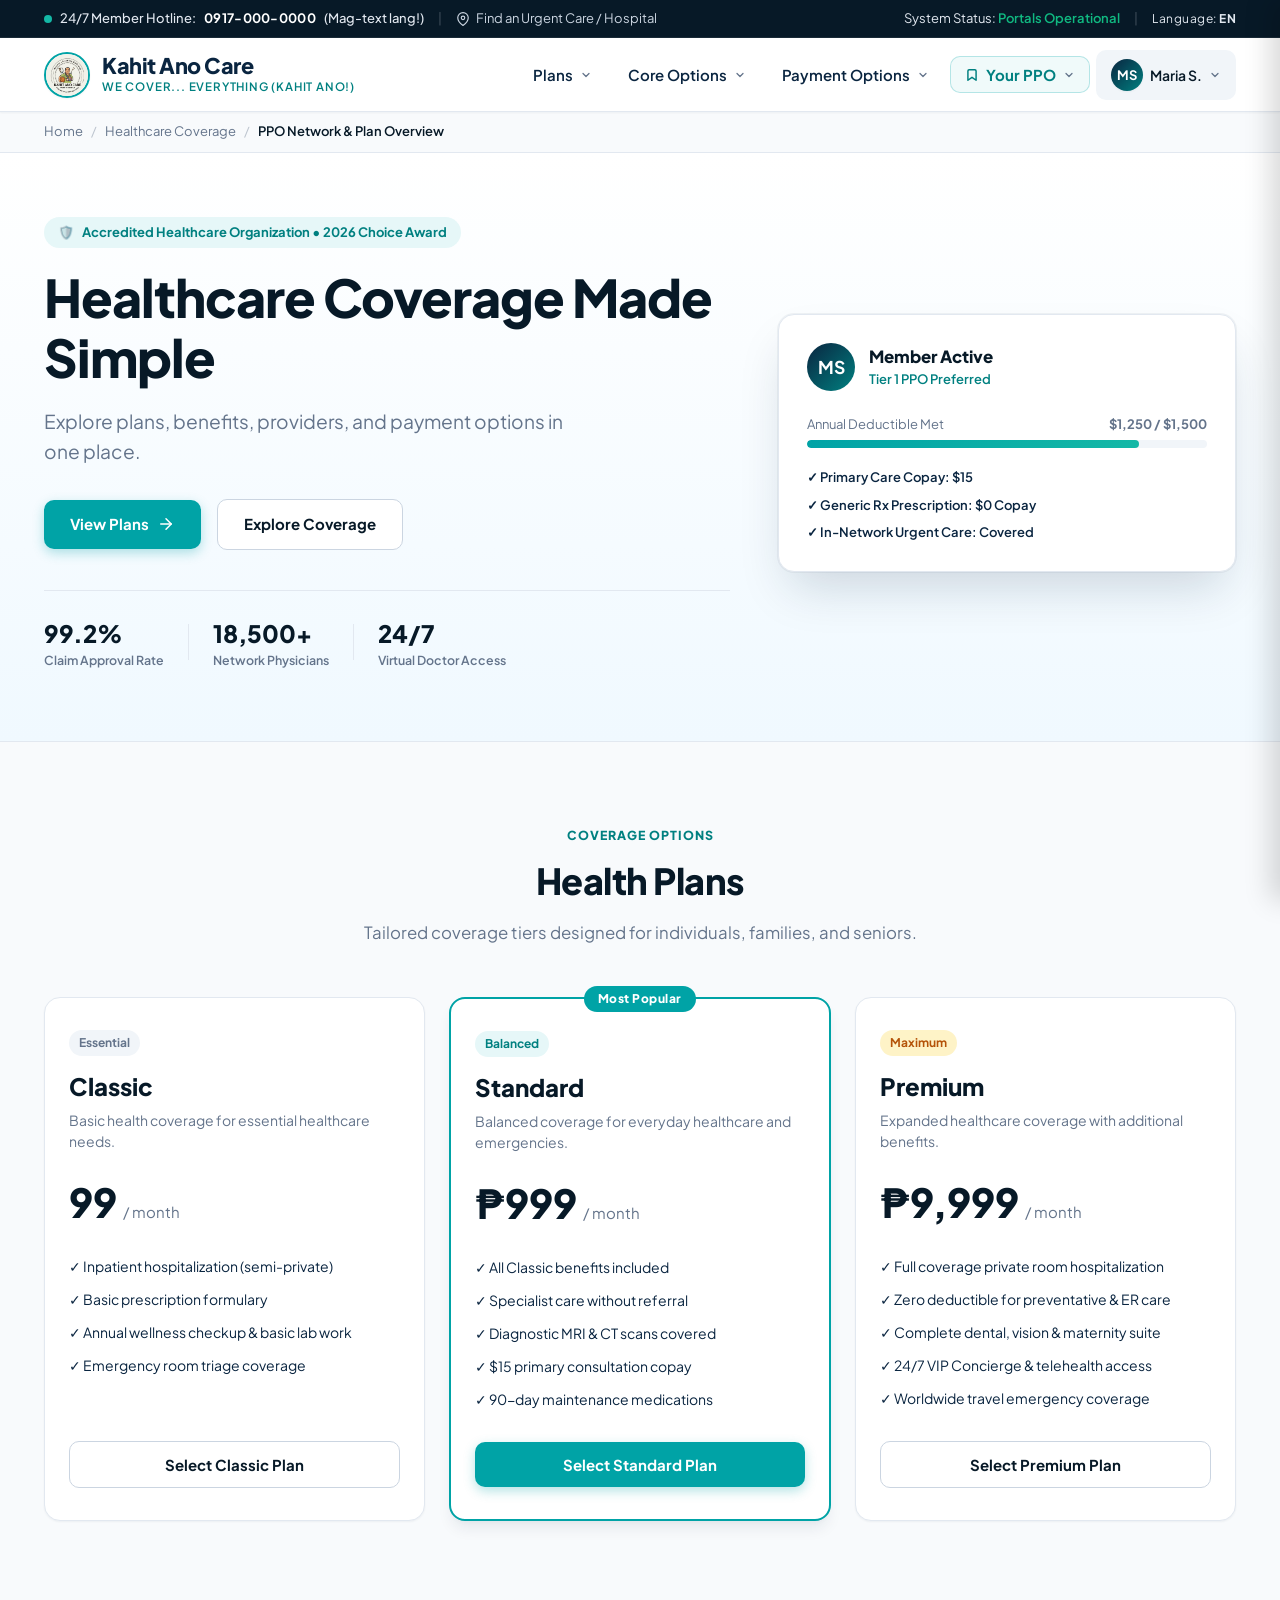
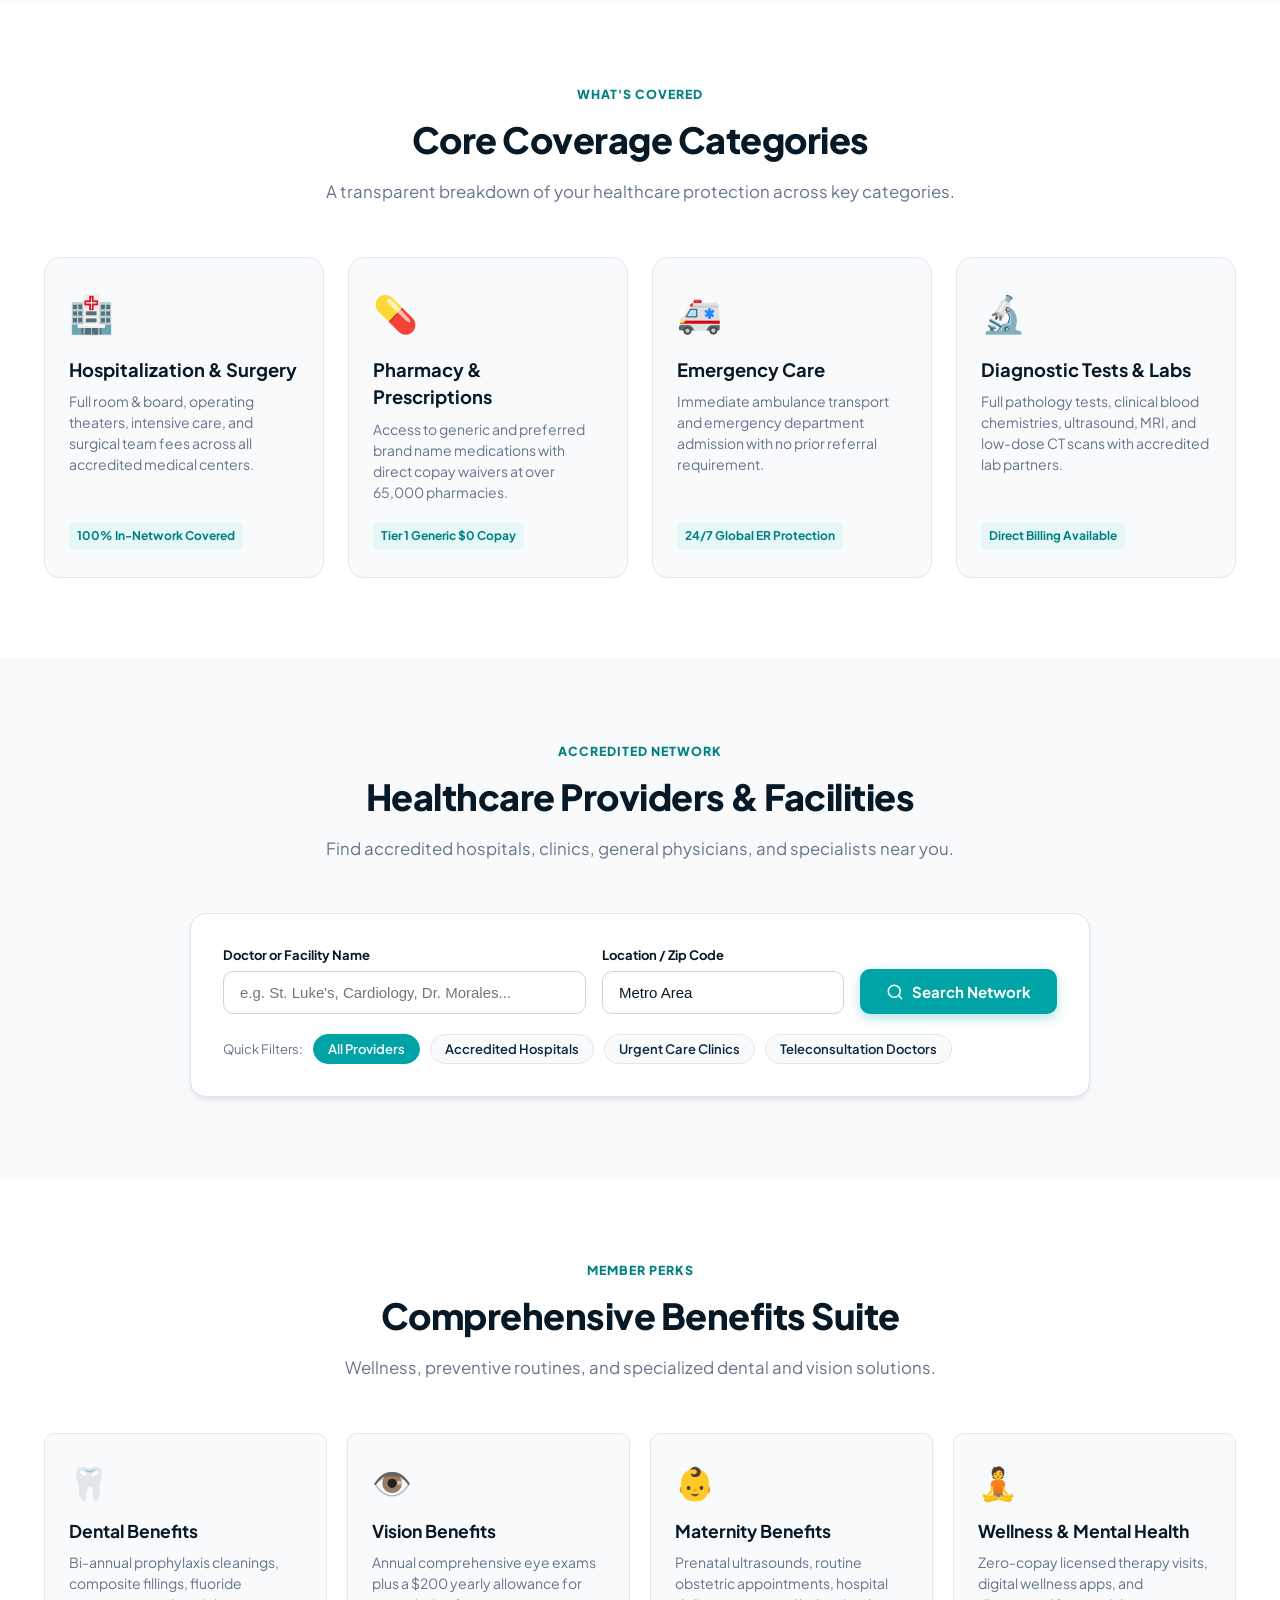
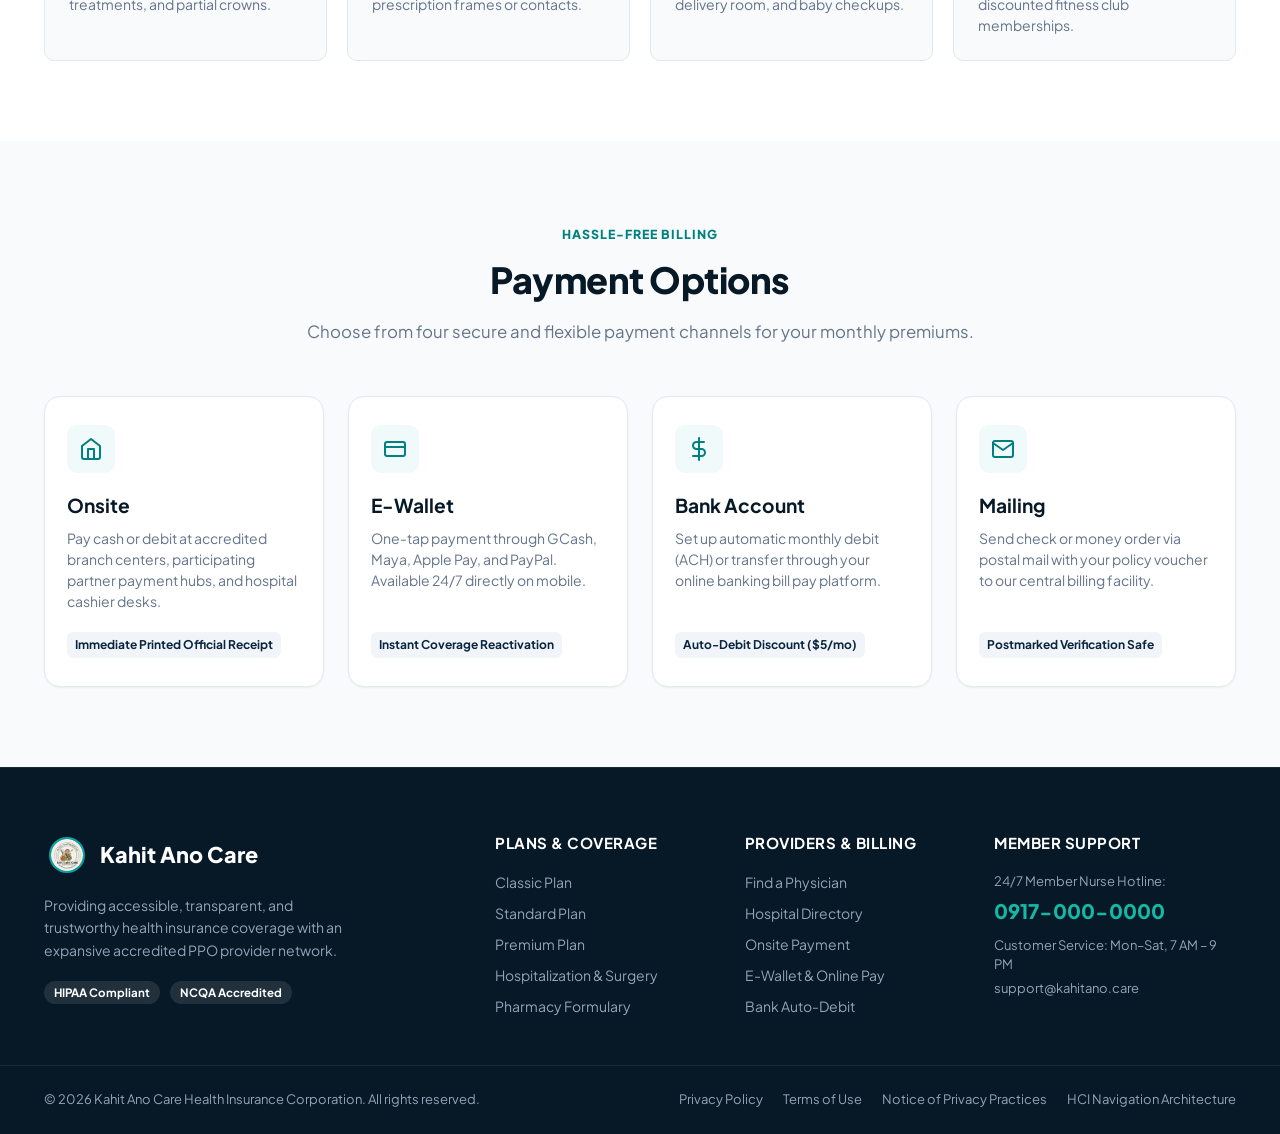
<file: index.html>
<!DOCTYPE html>
<html lang="en">
<head>
  <meta charset="UTF-8" />
  <meta name="viewport" content="width=device-width, initial-scale=1.0" />
  <meta name="description" content="Kahit Ano Care Health Insurance - Professional healthcare coverage with comprehensive PPO network, pharmacy benefits, and flexible payment options." />
  <title>Kahit Ano Care Health Insurance | Comprehensive Healthcare Coverage & PPO Network</title>
  <link rel="preconnect" href="https://fonts.googleapis.com" />
  <link rel="preconnect" href="https://fonts.gstatic.com" crossorigin />
  <link href="https://fonts.googleapis.com/css2?family=Plus+Jakarta+Sans:wght@400;500;600;700;800&display=swap" rel="stylesheet" />
  <link rel="stylesheet" href="style.css" />
</head>
<body>
  <!-- Accessible Skip Link -->
  <a href="#main-content" class="skip-link">Skip to main content</a>

  <!-- Top Utility Bar for Healthcare Wayfinding & Support -->
  <aside class="top-utility-bar" aria-label="Support and Accessibility Shortcuts">
    <div class="container utility-container">
      <div class="utility-left">
        <span class="emergency-badge"><span class="pulse-dot" aria-hidden="true"></span> 24/7 Member Hotline: <strong>0917-000-0000</strong> (Mag-text lang!)</strong></span>
        <span class="utility-divider" aria-hidden="true">|</span>
        <a href="#providers-section" class="utility-link">
          <svg width="14" height="14" viewBox="0 0 24 24" fill="none" stroke="currentColor" stroke-width="2" stroke-linecap="round" stroke-linejoin="round" aria-hidden="true"><path d="M21 10c0 7-9 13-9 13s-9-6-9-13a9 9 0 0 1 18 0z"></path><circle cx="12" cy="10" r="3"></circle></svg>
          Find an Urgent Care / Hospital
        </a>
      </div>
      <div class="utility-right">
        <span class="coverage-status">System Status: <span class="status-online">Portals Operational</span></span>
        <span class="utility-divider" aria-hidden="true">|</span>
        <div class="language-picker" aria-label="Language selector">
          <span class="lang-text">Language: <strong>EN</strong></span>
        </div>
      </div>
    </div>
  </aside>

  <!-- Global Header & Main Navigation -->
  <header class="site-header" id="site-header">
    <div class="container header-container">
      
      <!-- Brand Logo & Identity -->
      <a href="index.html" class="brand-logo" aria-label="Kahit Ano Care Health Insurance Home">
        <div class="logo-mark" aria-hidden="true"><img src="logo.png" alt="Kahit Ano Care Logo" class="brand-logo-img" /></div>
        <div class="logo-text">
          <span class="brand-name">Kahit Ano Care</span>
          <span class="brand-tagline">We Cover... Everything (Kahit Ano!)</span>
        </div>
      </a>

      <!-- DESKTOP NAVIGATION (Visible >= 1024px) -->
      <nav class="desktop-nav" aria-label="Primary Desktop Navigation">
        <ul class="nav-list" role="menubar">
          
          <!-- 1. PLANS DROPDOWN -->
          <li class="nav-item has-dropdown" role="none">
            <button type="button" 
                    class="nav-link dropdown-btn" 
                    id="plans-btn" 
                    aria-expanded="false" 
                    aria-haspopup="true" 
                    aria-controls="plans-menu"
                    role="menuitem">
              <span>Plans</span>
              <svg class="chevron-icon" width="12" height="12" viewBox="0 0 24 24" fill="none" stroke="currentColor" stroke-width="2.5" stroke-linecap="round" stroke-linejoin="round" aria-hidden="true"><polyline points="6 9 12 15 18 9"></polyline></svg>
            </button>
            
            <div class="dropdown-panel plans-dropdown" id="plans-menu" role="menu" aria-labelledby="plans-btn">
              <div class="dropdown-header">
                <span class="dropdown-title">Healthcare Insurance Plans</span>
                <span class="dropdown-subtitle">Choose the tier that protects your health and budget</span>
              </div>
              <div class="plans-grid">
                <!-- Classic -->
                <a href="#plans-section" class="plan-card-item" role="menuitem">
                  <div class="plan-card-top">
                    <span class="plan-name">Classic</span>
                    <span class="plan-tag tag-basic">Essential</span>
                  </div>
                  <p class="plan-desc">Basic health coverage for essential healthcare needs.</p>
                  <div class="plan-perk">
                    <svg width="14" height="14" viewBox="0 0 24 24" fill="none" stroke="#00A3A6" stroke-width="2.5" stroke-linecap="round" stroke-linejoin="round" aria-hidden="true"><polyline points="20 6 9 17 4 12"></polyline></svg>
                    <span>Annual checkups & generic Rx</span>
                  </div>
                </a>

                <!-- Standard -->
                <a href="#plans-section" class="plan-card-item featured-plan" role="menuitem">
                  <div class="plan-card-top">
                    <span class="plan-name">Standard</span>
                    <span class="plan-tag tag-popular">Most Popular</span>
                  </div>
                  <p class="plan-desc">Balanced coverage for everyday healthcare and emergencies.</p>
                  <div class="plan-perk">
                    <svg width="14" height="14" viewBox="0 0 24 24" fill="none" stroke="#00A3A6" stroke-width="2.5" stroke-linecap="round" stroke-linejoin="round" aria-hidden="true"><polyline points="20 6 9 17 4 12"></polyline></svg>
                    <span>Specialist care & hospital stays</span>
                  </div>
                </a>

                <!-- Premium -->
                <a href="#plans-section" class="plan-card-item" role="menuitem">
                  <div class="plan-card-top">
                    <span class="plan-name">Premium</span>
                    <span class="plan-tag tag-premium">Comprehensive</span>
                  </div>
                  <p class="plan-desc">Expanded healthcare coverage with additional benefits.</p>
                  <div class="plan-perk">
                    <svg width="14" height="14" viewBox="0 0 24 24" fill="none" stroke="#00A3A6" stroke-width="2.5" stroke-linecap="round" stroke-linejoin="round" aria-hidden="true"><polyline points="20 6 9 17 4 12"></polyline></svg>
                    <span>Zero deductible & global emergency</span>
                  </div>
                </a>
              </div>
              <div class="dropdown-footer">
                <a href="#plans-section" class="inline-action-link">
                  Compare all health plan tiers & benefits
                  <svg width="14" height="14" viewBox="0 0 24 24" fill="none" stroke="currentColor" stroke-width="2" stroke-linecap="round" stroke-linejoin="round" aria-hidden="true"><line x1="5" y1="12" x2="19" y2="12"></line><polyline points="12 5 19 12 12 19"></polyline></svg>
                </a>
              </div>
            </div>
          </li>

          <!-- 2. CORE OPTIONS MEGA MENU -->
          <li class="nav-item has-dropdown mega-nav-item" role="none">
            <button type="button" 
                    class="nav-link dropdown-btn" 
                    id="core-btn" 
                    aria-expanded="false" 
                    aria-haspopup="true" 
                    aria-controls="core-megamenu"
                    role="menuitem">
              <span>Core Options</span>
              <svg class="chevron-icon" width="12" height="12" viewBox="0 0 24 24" fill="none" stroke="currentColor" stroke-width="2.5" stroke-linecap="round" stroke-linejoin="round" aria-hidden="true"><polyline points="6 9 12 15 18 9"></polyline></svg>
            </button>

            <!-- MEGA MENU DROPDOWN PANEL -->
            <div class="dropdown-panel mega-menu-panel" id="core-megamenu" role="region" aria-label="Core Options Mega Menu">
              <div class="mega-menu-inner">
                
                <!-- LEFT COLUMN: Categories -->
                <div class="mega-categories-col" role="tablist" aria-label="Core Options Categories">
                  <div class="col-header">
                    <span class="col-label">CORE OPTIONS</span>
                    <span class="col-hint">Select a category to view coverage details</span>
                  </div>
                  
                  <button type="button" 
                          class="category-tab-btn active" 
                          id="tab-coverage" 
                          role="tab" 
                          aria-selected="true" 
                          aria-controls="panel-coverage"
                          tabindex="0"
                          data-category="coverage">
                    <span class="cat-tab-icon">
                      <svg width="18" height="18" viewBox="0 0 24 24" fill="none" stroke="currentColor" stroke-width="2" stroke-linecap="round" stroke-linejoin="round" aria-hidden="true"><path d="M12 22s8-4 8-10V5l-8-3-8 3v7c0 6 8 10 8 10z"></path></svg>
                    </span>
                    <span class="cat-tab-text">Coverage</span>
                    <svg class="cat-arrow" width="14" height="14" viewBox="0 0 24 24" fill="none" stroke="currentColor" stroke-width="2" stroke-linecap="round" stroke-linejoin="round" aria-hidden="true"><polyline points="9 18 15 12 9 6"></polyline></svg>
                  </button>

                  <button type="button" 
                          class="category-tab-btn" 
                          id="tab-pharmacy" 
                          role="tab" 
                          aria-selected="false" 
                          aria-controls="panel-pharmacy"
                          tabindex="-1"
                          data-category="pharmacy">
                    <span class="cat-tab-icon">
                      <svg width="18" height="18" viewBox="0 0 24 24" fill="none" stroke="currentColor" stroke-width="2" stroke-linecap="round" stroke-linejoin="round" aria-hidden="true"><path d="m10.5 20.5 10-10a4.95 4.95 0 1 0-7-7l-10 10a4.95 4.95 0 1 0 7 7Z"></path><path d="m8.5 8.5 7 7"></path></svg>
                    </span>
                    <span class="cat-tab-text">Pharmacy</span>
                    <svg class="cat-arrow" width="14" height="14" viewBox="0 0 24 24" fill="none" stroke="currentColor" stroke-width="2" stroke-linecap="round" stroke-linejoin="round" aria-hidden="true"><polyline points="9 18 15 12 9 6"></polyline></svg>
                  </button>

                  <button type="button" 
                          class="category-tab-btn" 
                          id="tab-hospital" 
                          role="tab" 
                          aria-selected="false" 
                          aria-controls="panel-hospital"
                          tabindex="-1"
                          data-category="hospital">
                    <span class="cat-tab-icon">
                      <svg width="18" height="18" viewBox="0 0 24 24" fill="none" stroke="currentColor" stroke-width="2" stroke-linecap="round" stroke-linejoin="round" aria-hidden="true"><rect x="3" y="3" width="18" height="18" rx="2"></rect><path d="M12 8v8M8 12h8"></path></svg>
                    </span>
                    <span class="cat-tab-text">Hospital / Clinic</span>
                    <svg class="cat-arrow" width="14" height="14" viewBox="0 0 24 24" fill="none" stroke="currentColor" stroke-width="2" stroke-linecap="round" stroke-linejoin="round" aria-hidden="true"><polyline points="9 18 15 12 9 6"></polyline></svg>
                  </button>

                  <button type="button" 
                          class="category-tab-btn" 
                          id="tab-physician" 
                          role="tab" 
                          aria-selected="false" 
                          aria-controls="panel-physician"
                          tabindex="-1"
                          data-category="physician">
                    <span class="cat-tab-icon">
                      <svg width="18" height="18" viewBox="0 0 24 24" fill="none" stroke="currentColor" stroke-width="2" stroke-linecap="round" stroke-linejoin="round" aria-hidden="true"><path d="M16 21v-2a4 4 0 0 0-4-4H6a4 4 0 0 0-4 4v2"></path><circle cx="9" cy="7" r="4"></circle><polyline points="16 11 18 13 22 9"></polyline></svg>
                    </span>
                    <span class="cat-tab-text">Physician</span>
                    <svg class="cat-arrow" width="14" height="14" viewBox="0 0 24 24" fill="none" stroke="currentColor" stroke-width="2" stroke-linecap="round" stroke-linejoin="round" aria-hidden="true"><polyline points="9 18 15 12 9 6"></polyline></svg>
                  </button>

                  <button type="button" 
                          class="category-tab-btn" 
                          id="tab-benefits" 
                          role="tab" 
                          aria-selected="false" 
                          aria-controls="panel-benefits"
                          tabindex="-1"
                          data-category="benefits">
                    <span class="cat-tab-icon">
                      <svg width="18" height="18" viewBox="0 0 24 24" fill="none" stroke="currentColor" stroke-width="2" stroke-linecap="round" stroke-linejoin="round" aria-hidden="true"><path d="M20.84 4.61a5.5 5.5 0 0 0-7.78 0L12 5.67l-1.06-1.06a5.5 5.5 0 0 0-7.78 7.78l1.06 1.06L12 21.23l7.78-7.78 1.06-1.06a5.5 5.5 0 0 0 0-7.78z"></path></svg>
                    </span>
                    <span class="cat-tab-text">Benefits</span>
                    <svg class="cat-arrow" width="14" height="14" viewBox="0 0 24 24" fill="none" stroke="currentColor" stroke-width="2" stroke-linecap="round" stroke-linejoin="round" aria-hidden="true"><polyline points="9 18 15 12 9 6"></polyline></svg>
                  </button>
                </div>

                <!-- RIGHT COLUMN: Sub-Content Panels -->
                <div class="mega-subcontent-col">
                  
                  <!-- Panel 1: Coverage -->
                  <div class="subcontent-panel active" id="panel-coverage" role="tabpanel" aria-labelledby="tab-coverage">
                    <div class="subpanel-header">
                      <div>
                        <h4 class="subpanel-title">Coverage Overview & Protection</h4>
                        <p class="subpanel-desc">Essential medical and surgical care protected by your policy</p>
                      </div>
                      <span class="category-pill">Category: Coverage</span>
                    </div>
                    <div class="sub-items-grid">
                      <a href="#coverage-section" class="sub-option-item">
                        <span class="bullet-dot" aria-hidden="true"></span>
                        <div class="item-info">
                          <span class="item-title">Hospitalization</span>
                          <span class="item-sub">Inpatient room, ICU, and acute care</span>
                        </div>
                      </a>
                      <a href="#coverage-section" class="sub-option-item">
                        <span class="bullet-dot" aria-hidden="true"></span>
                        <div class="item-info">
                          <span class="item-title">Surgery</span>
                          <span class="item-sub">Major & minor operative procedures</span>
                        </div>
                      </a>
                      <a href="#coverage-section" class="sub-option-item">
                        <span class="bullet-dot" aria-hidden="true"></span>
                        <div class="item-info">
                          <span class="item-title">Emergency Care</span>
                          <span class="item-sub">24/7 ER & trauma center coverage</span>
                        </div>
                      </a>
                      <a href="#coverage-section" class="sub-option-item">
                        <span class="bullet-dot" aria-hidden="true"></span>
                        <div class="item-info">
                          <span class="item-title">Doctor's Consultation</span>
                          <span class="item-sub">General practitioner checkups & visits</span>
                        </div>
                      </a>
                      <a href="#coverage-section" class="sub-option-item">
                        <span class="bullet-dot" aria-hidden="true"></span>
                        <div class="item-info">
                          <span class="item-title">Diagnostic Tests</span>
                          <span class="item-sub">X-rays, MRI, CT scans, and lab work</span>
                        </div>
                      </a>
                      <a href="#coverage-section" class="sub-option-item">
                        <span class="bullet-dot" aria-hidden="true"></span>
                        <div class="item-info">
                          <span class="item-title">Medicine Coverage</span>
                          <span class="item-sub">Inpatient medications & IV therapies</span>
                        </div>
                      </a>
                      <a href="#coverage-section" class="sub-option-item">
                        <span class="bullet-dot" aria-hidden="true"></span>
                        <div class="item-info">
                          <span class="item-title">Specialist Care</span>
                          <span class="item-sub">Cardiology, oncology, neurology, etc.</span>
                        </div>
                      </a>
                    </div>
                    <div class="subpanel-callout">
                      <svg width="18" height="18" viewBox="0 0 24 24" fill="none" stroke="#00A3A6" stroke-width="2" stroke-linecap="round" stroke-linejoin="round" aria-hidden="true"><circle cx="12" cy="12" r="10"></circle><line x1="12" y1="16" x2="12" y2="12"></line><line x1="12" y1="8" x2="12.01" y2="8"></line></svg>
                      <span>Pre-authorization is waived for verified hospital emergencies.</span>
                    </div>
                  </div>

                  <!-- Panel 2: Pharmacy -->
                  <div class="subcontent-panel" id="panel-pharmacy" role="tabpanel" aria-labelledby="tab-pharmacy" hidden>
                    <div class="subpanel-header">
                      <div>
                        <h4 class="subpanel-title">Pharmacy Benefits & Prescriptions</h4>
                        <p class="subpanel-desc">Formulary medicines, network pharmacies, and reimbursement</p>
                      </div>
                      <span class="category-pill">Category: Pharmacy</span>
                    </div>
                    <div class="sub-items-grid">
                      <a href="#coverage-section" class="sub-option-item">
                        <span class="bullet-dot" aria-hidden="true"></span>
                        <div class="item-info">
                          <span class="item-title">Prescription Coverage</span>
                          <span class="item-sub">Co-pay tiers and coverage formulas</span>
                        </div>
                      </a>
                      <a href="#coverage-section" class="sub-option-item">
                        <span class="bullet-dot" aria-hidden="true"></span>
                        <div class="item-info">
                          <span class="item-title">Generic Medicines</span>
                          <span class="item-sub">Low-cost Tier 1 FDA-approved generics</span>
                        </div>
                      </a>
                      <a href="#coverage-section" class="sub-option-item">
                        <span class="bullet-dot" aria-hidden="true"></span>
                        <div class="item-info">
                          <span class="item-title">Brand Medicines</span>
                          <span class="item-sub">Preferred & non-preferred branded drugs</span>
                        </div>
                      </a>
                      <a href="#coverage-section" class="sub-option-item">
                        <span class="bullet-dot" aria-hidden="true"></span>
                        <div class="item-info">
                          <span class="item-title">Maintenance Medicines</span>
                          <span class="item-sub">90-day supply for chronic treatments</span>
                        </div>
                      </a>
                      <a href="#coverage-section" class="sub-option-item">
                        <span class="bullet-dot" aria-hidden="true"></span>
                        <div class="item-info">
                          <span class="item-title">Pharmacy Network</span>
                          <span class="item-sub">Over 65,000 nationwide participating drugstores</span>
                        </div>
                      </a>
                      <a href="#coverage-section" class="sub-option-item">
                        <span class="bullet-dot" aria-hidden="true"></span>
                        <div class="item-info">
                          <span class="item-title">Medicine Reimbursement</span>
                          <span class="item-sub">Direct claims filing for out-of-network Rx</span>
                        </div>
                      </a>
                    </div>
                    <div class="subpanel-callout">
                      <svg width="18" height="18" viewBox="0 0 24 24" fill="none" stroke="#00A3A6" stroke-width="2" stroke-linecap="round" stroke-linejoin="round" aria-hidden="true"><circle cx="12" cy="12" r="10"></circle><line x1="12" y1="16" x2="12" y2="12"></line><line x1="12" y1="8" x2="12.01" y2="8"></line></svg>
                      <span>Check the 2026 Drug Formulary to verify covered medication tiers.</span>
                    </div>
                  </div>

                  <!-- Panel 3: Hospital / Clinic -->
                  <div class="subcontent-panel" id="panel-hospital" role="tabpanel" aria-labelledby="tab-hospital" hidden>
                    <div class="subpanel-header">
                      <div>
                        <h4 class="subpanel-title">Hospitals & Clinical Facilities</h4>
                        <p class="subpanel-desc">Accredited medical centers, surgery suites, and outpatient care</p>
                      </div>
                      <span class="category-pill">Category: Hospital / Clinic</span>
                    </div>
                    <div class="sub-items-grid">
                      <a href="#providers-section" class="sub-option-item">
                        <span class="bullet-dot" aria-hidden="true"></span>
                        <div class="item-info">
                          <span class="item-title">Accredited Hospitals</span>
                          <span class="item-sub">Tertiary, secondary, and specialty hospitals</span>
                        </div>
                      </a>
                      <a href="#providers-section" class="sub-option-item">
                        <span class="bullet-dot" aria-hidden="true"></span>
                        <div class="item-info">
                          <span class="item-title">Clinics</span>
                          <span class="item-sub">Ambulatory & primary community clinics</span>
                        </div>
                      </a>
                      <a href="#providers-section" class="sub-option-item">
                        <span class="bullet-dot" aria-hidden="true"></span>
                        <div class="item-info">
                          <span class="item-title">Emergency Facilities</span>
                          <span class="item-sub">Urgent care centers & trauma triage</span>
                        </div>
                      </a>
                      <a href="#providers-section" class="sub-option-item">
                        <span class="bullet-dot" aria-hidden="true"></span>
                        <div class="item-info">
                          <span class="item-title">Hospitalization</span>
                          <span class="item-sub">Admissions procedures & discharge planning</span>
                        </div>
                      </a>
                      <a href="#providers-section" class="sub-option-item">
                        <span class="bullet-dot" aria-hidden="true"></span>
                        <div class="item-info">
                          <span class="item-title">Outpatient Services</span>
                          <span class="item-sub">Day surgeries, rehab therapy, and dialysis</span>
                        </div>
                      </a>
                      <a href="#providers-section" class="sub-option-item">
                        <span class="bullet-dot" aria-hidden="true"></span>
                        <div class="item-info">
                          <span class="item-title">Room & Board</span>
                          <span class="item-sub">Standard private and semi-private room tiers</span>
                        </div>
                      </a>
                    </div>
                    <div class="subpanel-callout">
                      <svg width="18" height="18" viewBox="0 0 24 24" fill="none" stroke="#00A3A6" stroke-width="2" stroke-linecap="round" stroke-linejoin="round" aria-hidden="true"><circle cx="12" cy="12" r="10"></circle><line x1="12" y1="16" x2="12" y2="12"></line><line x1="12" y1="8" x2="12.01" y2="8"></line></svg>
                      <span>Present your Kahit Ano Care digital member ID card upon admission.</span>
                    </div>
                  </div>

                  <!-- Panel 4: Physician -->
                  <div class="subcontent-panel" id="panel-physician" role="tabpanel" aria-labelledby="tab-physician" hidden>
                    <div class="subpanel-header">
                      <div>
                        <h4 class="subpanel-title">Physicians & Healthcare Providers</h4>
                        <p class="subpanel-desc">Primary doctors, specialists, and virtual teleconsultations</p>
                      </div>
                      <span class="category-pill">Category: Physician</span>
                    </div>
                    <div class="sub-items-grid">
                      <a href="#providers-section" class="sub-option-item">
                        <span class="bullet-dot" aria-hidden="true"></span>
                        <div class="item-info">
                          <span class="item-title">General Physician</span>
                          <span class="item-sub">Family medicine, internists, and pediatricians</span>
                        </div>
                      </a>
                      <a href="#providers-section" class="sub-option-item">
                        <span class="bullet-dot" aria-hidden="true"></span>
                        <div class="item-info">
                          <span class="item-title">Specialist</span>
                          <span class="item-sub">Cardiologists, orthopedics, OB-GYN, and more</span>
                        </div>
                      </a>
                      <a href="#providers-section" class="sub-option-item">
                        <span class="bullet-dot" aria-hidden="true"></span>
                        <div class="item-info">
                          <span class="item-title">Doctor Consultation</span>
                          <span class="item-sub">In-clinic consultations with copay waiver</span>
                        </div>
                      </a>
                      <a href="#providers-section" class="sub-option-item">
                        <span class="bullet-dot" aria-hidden="true"></span>
                        <div class="item-info">
                          <span class="item-title">Teleconsultation</span>
                          <span class="item-sub">24/7 video and phone consultations on app</span>
                        </div>
                      </a>
                      <a href="#providers-section" class="sub-option-item">
                        <span class="bullet-dot" aria-hidden="true"></span>
                        <div class="item-info">
                          <span class="item-title">Accredited Doctors</span>
                          <span class="item-sub">Search our directory of certified practitioners</span>
                        </div>
                      </a>
                      <a href="#providers-section" class="sub-option-item">
                        <span class="bullet-dot" aria-hidden="true"></span>
                        <div class="item-info">
                          <span class="item-title">Referral</span>
                          <span class="item-sub">Direct referral letters for specialized treatments</span>
                        </div>
                      </a>
                    </div>
                    <div class="subpanel-callout">
                      <svg width="18" height="18" viewBox="0 0 24 24" fill="none" stroke="#00A3A6" stroke-width="2" stroke-linecap="round" stroke-linejoin="round" aria-hidden="true"><circle cx="12" cy="12" r="10"></circle><line x1="12" y1="16" x2="12" y2="12"></line><line x1="12" y1="8" x2="12.01" y2="8"></line></svg>
                      <span>PPO members can visit in-network specialists without a primary referral!</span>
                    </div>
                  </div>

                  <!-- Panel 5: Benefits -->
                  <div class="subcontent-panel" id="panel-benefits" role="tabpanel" aria-labelledby="tab-benefits" hidden>
                    <div class="subpanel-header">
                      <div>
                        <h4 class="subpanel-title">Value-Added Benefits & Wellness</h4>
                        <p class="subpanel-desc">Preventive care, maternity, dental, vision, and wellness programs</p>
                      </div>
                      <span class="category-pill">Category: Benefits</span>
                    </div>
                    <div class="sub-items-grid">
                      <a href="#benefits-section" class="sub-option-item">
                        <span class="bullet-dot" aria-hidden="true"></span>
                        <div class="item-info">
                          <span class="item-title">Preventive Care</span>
                          <span class="item-sub">100% covered annual physical exams & screenings</span>
                        </div>
                      </a>
                      <a href="#benefits-section" class="sub-option-item">
                        <span class="bullet-dot" aria-hidden="true"></span>
                        <div class="item-info">
                          <span class="item-title">Dental Benefits</span>
                          <span class="item-sub">Bi-annual cleanings, fillings, and dental X-rays</span>
                        </div>
                      </a>
                      <a href="#benefits-section" class="sub-option-item">
                        <span class="bullet-dot" aria-hidden="true"></span>
                        <div class="item-info">
                          <span class="item-title">Vision Benefits</span>
                          <span class="item-sub">Eye exams, contact lenses, and frame allowances</span>
                        </div>
                      </a>
                      <a href="#benefits-section" class="sub-option-item">
                        <span class="bullet-dot" aria-hidden="true"></span>
                        <div class="item-info">
                          <span class="item-title">Maternity Benefits</span>
                          <span class="item-sub">Prenatal, delivery, and post-natal newborn care</span>
                        </div>
                      </a>
                      <a href="#benefits-section" class="sub-option-item">
                        <span class="bullet-dot" aria-hidden="true"></span>
                        <div class="item-info">
                          <span class="item-title">Wellness Programs</span>
                          <span class="item-sub">Gym discounts, mental health counseling, & apps</span>
                        </div>
                      </a>
                      <a href="#benefits-section" class="sub-option-item">
                        <span class="bullet-dot" aria-hidden="true"></span>
                        <div class="item-info">
                          <span class="item-title">Annual Benefits</span>
                          <span class="item-sub">Maximum annual benefit limit & rollover features</span>
                        </div>
                      </a>
                    </div>
                    <div class="subpanel-callout">
                      <svg width="18" height="18" viewBox="0 0 24 24" fill="none" stroke="#00A3A6" stroke-width="2" stroke-linecap="round" stroke-linejoin="round" aria-hidden="true"><circle cx="12" cy="12" r="10"></circle><line x1="12" y1="16" x2="12" y2="12"></line><line x1="12" y1="8" x2="12.01" y2="8"></line></svg>
                      <span>Preventive screenings have $0 copay across all network tiers.</span>
                    </div>
                  </div>

                </div>
              </div>
            </div>
          </li>

          <!-- 3. PAYMENT OPTIONS DROPDOWN -->
          <li class="nav-item has-dropdown" role="none">
            <button type="button" 
                    class="nav-link dropdown-btn" 
                    id="payment-btn" 
                    aria-expanded="false" 
                    aria-haspopup="true" 
                    aria-controls="payment-menu"
                    role="menuitem">
              <span>Payment Options</span>
              <svg class="chevron-icon" width="12" height="12" viewBox="0 0 24 24" fill="none" stroke="currentColor" stroke-width="2.5" stroke-linecap="round" stroke-linejoin="round" aria-hidden="true"><polyline points="6 9 12 15 18 9"></polyline></svg>
            </button>
            
            <div class="dropdown-panel payment-dropdown" id="payment-menu" role="menu" aria-labelledby="payment-btn">
              <div class="dropdown-header">
                <span class="dropdown-title">Premium Payment Methods</span>
                <span class="dropdown-subtitle">Convenient, secure payment channels with instant receipt</span>
              </div>
              <div class="payment-options-list">
                
                <!-- Onsite -->
                <a href="#payment-section" class="payment-item" role="menuitem">
                  <div class="payment-icon-wrap" aria-hidden="true">
                    <svg width="20" height="20" viewBox="0 0 24 24" fill="none" stroke="currentColor" stroke-width="2" stroke-linecap="round" stroke-linejoin="round"><path d="M3 9l9-7 9 7v11a2 2 0 0 1-2 2H5a2 2 0 0 1-2-2z"></path><polyline points="9 22 9 12 15 12 15 22"></polyline></svg>
                  </div>
                  <div class="payment-text">
                    <div class="payment-label">Onsite</div>
                    <div class="payment-desc">Pay at regional branches, accredited centers, & hospital cashier desks.</div>
                  </div>
                </a>

                <!-- E-Wallet -->
                <a href="#payment-section" class="payment-item" role="menuitem">
                  <div class="payment-icon-wrap" aria-hidden="true">
                    <svg width="20" height="20" viewBox="0 0 24 24" fill="none" stroke="currentColor" stroke-width="2" stroke-linecap="round" stroke-linejoin="round"><rect x="2" y="5" width="20" height="14" rx="2"></rect><line x1="2" y1="10" x2="22" y2="10"></line></svg>
                  </div>
                  <div class="payment-text">
                    <div class="payment-label">E-Wallet</div>
                    <div class="payment-desc">Instant online payment via GCash, Maya, Apple Pay, and PayPal.</div>
                  </div>
                </a>

                <!-- Bank Account -->
                <a href="#payment-section" class="payment-item" role="menuitem">
                  <div class="payment-icon-wrap" aria-hidden="true">
                    <svg width="20" height="20" viewBox="0 0 24 24" fill="none" stroke="currentColor" stroke-width="2" stroke-linecap="round" stroke-linejoin="round"><line x1="12" y1="1" x2="12" y2="23"></line><path d="M17 5H9.5a3.5 3.5 0 0 0 0 7h5a3.5 3.5 0 0 1 0 7H6"></path></svg>
                  </div>
                  <div class="payment-text">
                    <div class="payment-label">Bank Account</div>
                    <div class="payment-desc">Direct auto-debit, electronic bank transfers, and bills payment.</div>
                  </div>
                </a>

                <!-- Mailing -->
                <a href="#payment-section" class="payment-item" role="menuitem">
                  <div class="payment-icon-wrap" aria-hidden="true">
                    <svg width="20" height="20" viewBox="0 0 24 24" fill="none" stroke="currentColor" stroke-width="2" stroke-linecap="round" stroke-linejoin="round"><path d="M4 4h16c1.1 0 2 .9 2 2v12c0 1.1-.9 2-2 2H4c-1.1 0-2-.9-2-2V6c0-1.1.9-2 2-2z"></path><polyline points="22,6 12,13 2,6"></polyline></svg>
                  </div>
                  <div class="payment-text">
                    <div class="payment-label">Mailing</div>
                    <div class="payment-desc">Send check or money order via postal mail with your policy voucher.</div>
                  </div>
                </a>

              </div>
              <div class="dropdown-footer">
                <span class="secure-note">
                  <svg width="14" height="14" viewBox="0 0 24 24" fill="none" stroke="#00A3A6" stroke-width="2" stroke-linecap="round" stroke-linejoin="round" aria-hidden="true"><rect x="3" y="11" width="18" height="11" rx="2" ry="2"></rect><path d="M7 11V7a5 5 0 0 1 10 0v4"></path></svg>
                  256-Bit SSL Encrypted Healthcare Billing Protection
                </span>
              </div>
            </div>
          </li>

          <!-- 4. YOUR PPO BUTTON / DASHBOARD -->
          <li class="nav-item has-dropdown ppo-nav-item" role="none">
            <button type="button" 
                    class="nav-link dropdown-btn ppo-toggle-btn" 
                    id="ppo-btn" 
                    aria-expanded="false" 
                    aria-haspopup="true" 
                    aria-controls="ppo-menu"
                    role="menuitem">
              <span class="ppo-pill-icon" aria-hidden="true">
                <svg width="14" height="14" viewBox="0 0 24 24" fill="none" stroke="currentColor" stroke-width="2.5" stroke-linecap="round" stroke-linejoin="round"><path d="M19 21l-7-5-7 5V5a2 2 0 0 1 2-2h10a2 2 0 0 1 2 2z"></path></svg>
              </span>
              <span>Your PPO</span>
              <svg class="chevron-icon" width="12" height="12" viewBox="0 0 24 24" fill="none" stroke="currentColor" stroke-width="2.5" stroke-linecap="round" stroke-linejoin="round" aria-hidden="true"><polyline points="6 9 12 15 18 9"></polyline></svg>
            </button>

            <!-- PPO DASHBOARD PANEL -->
            <div class="dropdown-panel ppo-dropdown" id="ppo-menu" role="menu" aria-labelledby="ppo-btn">
              <div class="ppo-member-card">
                <div class="ppo-status-row">
                  <span class="ppo-tier-tag">Standard PPO Plan</span>
                  <span class="ppo-status-indicator"><span class="green-dot" aria-hidden="true"></span> Active</span>
                </div>
                <div class="ppo-id-num">Policy #KAC-948201-P</div>
                <div class="ppo-meta-row">
                  <span>Network: Tier 1 Metro PPO</span>
                  <span>Copay: $15 / visit</span>
                </div>
              </div>

              <div class="ppo-items-list">
                <a href="#user-portal" class="ppo-action-item" role="menuitem">
                  <span class="ppo-item-icon" aria-hidden="true">
                    <svg width="16" height="16" viewBox="0 0 24 24" fill="none" stroke="currentColor" stroke-width="2" stroke-linecap="round" stroke-linejoin="round"><rect x="3" y="4" width="18" height="18" rx="2" ry="2"></rect><line x1="16" y1="2" x2="16" y2="6"></line><line x1="8" y1="2" x2="8" y2="6"></line><line x1="3" y1="10" x2="21" y2="10"></line></svg>
                  </span>
                  <div class="ppo-item-content">
                    <span class="ppo-item-name">My Plan</span>
                    <span class="ppo-item-hint">View coverage summary & policy tier</span>
                  </div>
                </a>

                <a href="#user-portal" class="ppo-action-item" role="menuitem">
                  <span class="ppo-item-icon" aria-hidden="true">
                    <svg width="16" height="16" viewBox="0 0 24 24" fill="none" stroke="currentColor" stroke-width="2" stroke-linecap="round" stroke-linejoin="round"><path d="M12 22s8-4 8-10V5l-8-3-8 3v7c0 6 8 10 8 10z"></path></svg>
                  </span>
                  <div class="ppo-item-content">
                    <span class="ppo-item-name">Coverage</span>
                    <span class="ppo-item-hint">Inpatient, outpatient & deductibles</span>
                  </div>
                </a>

                <a href="#user-portal" class="ppo-action-item" role="menuitem">
                  <span class="ppo-item-icon" aria-hidden="true">
                    <svg width="16" height="16" viewBox="0 0 24 24" fill="none" stroke="currentColor" stroke-width="2" stroke-linecap="round" stroke-linejoin="round"><path d="M20.84 4.61a5.5 5.5 0 0 0-7.78 0L12 5.67l-1.06-1.06a5.5 5.5 0 0 0-7.78 7.78l1.06 1.06L12 21.23l7.78-7.78 1.06-1.06a5.5 5.5 0 0 0 0-7.78z"></path></svg>
                  </span>
                  <div class="ppo-item-content">
                    <span class="ppo-item-name">Benefits</span>
                    <span class="ppo-item-hint">Wellness perks & preventative care</span>
                  </div>
                </a>

                <a href="#user-portal" class="ppo-action-item" role="menuitem">
                  <span class="ppo-item-icon" aria-hidden="true">
                    <svg width="16" height="16" viewBox="0 0 24 24" fill="none" stroke="currentColor" stroke-width="2" stroke-linecap="round" stroke-linejoin="round"><path d="M14 2H6a2 2 0 0 0-2 2v16a2 2 0 0 0 2 2h12a2 2 0 0 0 2-2V8z"></path><polyline points="14 2 14 8 20 8"></polyline><line x1="16" y1="13" x2="8" y2="13"></line><line x1="16" y1="17" x2="8" y2="17"></line><polyline points="10 9 9 9 8 9"></polyline></svg>
                  </span>
                  <div class="ppo-item-content">
                    <span class="ppo-item-name">Claims</span>
                    <span class="ppo-item-hint">Track claim reimbursement (1 in review)</span>
                  </div>
                  <span class="notification-dot" title="1 claim in review" aria-label="1 claim pending"></span>
                </a>

                <a href="#user-portal" class="ppo-action-item" role="menuitem">
                  <span class="ppo-item-icon" aria-hidden="true">
                    <svg width="16" height="16" viewBox="0 0 24 24" fill="none" stroke="currentColor" stroke-width="2" stroke-linecap="round" stroke-linejoin="round"><circle cx="12" cy="12" r="10"></circle><polyline points="12 6 12 12 16 14"></polyline></svg>
                  </span>
                  <div class="ppo-item-content">
                    <span class="ppo-item-name">Appointments</span>
                    <span class="ppo-item-hint">Dr. Emily Morales (Sept 22, 10:00 AM)</span>
                  </div>
                </a>

                <a href="#user-portal" class="ppo-action-item" role="menuitem">
                  <span class="ppo-item-icon" aria-hidden="true">
                    <svg width="16" height="16" viewBox="0 0 24 24" fill="none" stroke="currentColor" stroke-width="2" stroke-linecap="round" stroke-linejoin="round"><circle cx="12" cy="12" r="10"></circle><path d="M16 8h-6a2 2 0 1 0 0 4h4a2 2 0 1 1 0 4H8"></path><path d="M12 18V6"></path></svg>
                  </span>
                  <div class="ppo-item-content">
                    <span class="ppo-item-name">Payment History</span>
                    <span class="ppo-item-hint">Monthly receipts & statements</span>
                  </div>
                </a>
              </div>

              <div class="dropdown-footer">
                <a href="#user-portal" class="ppo-portal-cta">
                  Open Member Portal Dashboard
                  <svg width="14" height="14" viewBox="0 0 24 24" fill="none" stroke="currentColor" stroke-width="2" stroke-linecap="round" stroke-linejoin="round" aria-hidden="true"><line x1="5" y1="12" x2="19" y2="12"></line><polyline points="12 5 19 12 12 19"></polyline></svg>
                </a>
              </div>
            </div>
          </li>

          <!-- 5. USER PROFILE DROPDOWN -->
          <li class="nav-item has-dropdown profile-nav-item" role="none">
            <button type="button" 
                    class="nav-link dropdown-btn user-profile-btn" 
                    id="profile-btn" 
                    aria-expanded="false" 
                    aria-haspopup="true" 
                    aria-controls="profile-menu"
                    aria-label="User Account Menu for Maria Santos"
                    role="menuitem">
              <div class="avatar-ring" aria-hidden="true">
                <span class="avatar-initials">MS</span>
              </div>
              <span class="user-name-label">Maria S.</span>
              <svg class="chevron-icon" width="12" height="12" viewBox="0 0 24 24" fill="none" stroke="currentColor" stroke-width="2.5" stroke-linecap="round" stroke-linejoin="round" aria-hidden="true"><polyline points="6 9 12 15 18 9"></polyline></svg>
            </button>

            <!-- PROFILE MENU PANEL -->
            <div class="dropdown-panel profile-dropdown" id="profile-menu" role="menu" aria-labelledby="profile-btn">
              <div class="profile-header-card">
                <div class="profile-avatar-large" aria-hidden="true">MS</div>
                <div class="profile-user-details">
                  <div class="profile-full-name">Maria Santos</div>
                  <div class="profile-email">maria.santos@kahitano.care</div>
                  <span class="profile-role-badge">Verified Primary Insured</span>
                </div>
              </div>

              <div class="profile-links-list">
                <a href="#user-portal" class="profile-item" role="menuitem">
                  <svg width="16" height="16" viewBox="0 0 24 24" fill="none" stroke="currentColor" stroke-width="2" stroke-linecap="round" stroke-linejoin="round" aria-hidden="true"><path d="M20 21v-2a4 4 0 0 0-4-4H8a4 4 0 0 0-4 4v2"></path><circle cx="12" cy="7" r="4"></circle></svg>
                  <span>My Profile</span>
                </a>

                <a href="#user-portal" class="profile-item" role="menuitem">
                  <svg width="16" height="16" viewBox="0 0 24 24" fill="none" stroke="currentColor" stroke-width="2" stroke-linecap="round" stroke-linejoin="round" aria-hidden="true"><circle cx="12" cy="12" r="3"></circle><path d="M19.4 15a1.65 1.65 0 0 0 .33 1.82l.06.06a2 2 0 0 1 0 2.83 2 2 0 0 1-2.83 0l-.06-.06a1.65 1.65 0 0 0-1.82-.33 1.65 1.65 0 0 0-1 1.51V21a2 2 0 0 1-2 2 2 2 0 0 1-2-2v-.09A1.65 1.65 0 0 0 9 19.4a1.65 1.65 0 0 0-1.82.33l-.06.06a2 2 0 0 1-2.83 0 2 2 0 0 1 0-2.83l.06-.06a1.65 1.65 0 0 0 .33-1.82 1.65 1.65 0 0 0-1.51-1H3a2 2 0 0 1-2-2 2 2 0 0 1 2-2h.09A1.65 1.65 0 0 0 4.6 9a1.65 1.65 0 0 0-.33-1.82l-.06-.06a2 2 0 0 1 0-2.83 2 2 0 0 1 2.83 0l.06.06a1.65 1.65 0 0 0 1.82.33H9a1.65 1.65 0 0 0 1-1.51V3a2 2 0 0 1 2-2 2 2 0 0 1 2 2v.09a1.65 1.65 0 0 0 1 1.51 1.65 1.65 0 0 0 1.82-.33l.06-.06a2 2 0 0 1 2.83 0 2 2 0 0 1 0 2.83l-.06.06a1.65 1.65 0 0 0-.33 1.82V9a1.65 1.65 0 0 0 1.51 1H21a2 2 0 0 1 2 2 2 2 0 0 1-2 2h-.09a1.65 1.65 0 0 0-1.51 1z"></path></svg>
                  <span>Account Settings</span>
                </a>

                <a href="#user-portal" class="profile-item" role="menuitem">
                  <div class="icon-with-badge">
                    <svg width="16" height="16" viewBox="0 0 24 24" fill="none" stroke="currentColor" stroke-width="2" stroke-linecap="round" stroke-linejoin="round" aria-hidden="true"><path d="M18 8A6 6 0 0 0 6 8c0 7-3 9-3 9h18s-3-2-3-9"></path><path d="M13.73 21a2 2 0 0 1-3.46 0"></path></svg>
                    <span class="unread-count" aria-label="3 unread notifications">3</span>
                  </div>
                  <span>Notifications</span>
                </a>

                <div class="profile-divider" role="separator"></div>

                <a href="#logout" class="profile-item logout-link" role="menuitem" id="logout-btn">
                  <svg width="16" height="16" viewBox="0 0 24 24" fill="none" stroke="currentColor" stroke-width="2" stroke-linecap="round" stroke-linejoin="round" aria-hidden="true"><path d="M9 21H5a2 2 0 0 1-2-2V5a2 2 0 0 1 2-2h4"></path><polyline points="16 17 21 12 16 7"></polyline><line x1="21" y1="12" x2="9" y2="12"></line></svg>
                  <span>Logout</span>
                </a>
              </div>
            </div>
          </li>

        </ul>
      </nav>

      <!-- MOBILE HAMBURGER BUTTON (Visible < 1024px) -->
      <div class="mobile-actions">
        <button type="button" 
                class="hamburger-btn" 
                id="hamburger-btn" 
                aria-label="Open primary navigation menu" 
                aria-expanded="false" 
                aria-controls="mobile-nav-drawer">
          <span class="hamburger-box" aria-hidden="true">
            <span class="hamburger-line top-line"></span>
            <span class="hamburger-line mid-line"></span>
            <span class="hamburger-line bot-line"></span>
          </span>
          <span class="hamburger-label">Menu</span>
        </button>
      </div>

    </div>
  </header>

  <!-- MOBILE NAVIGATION DRAWER & BACKDROP OVERLAY (< 1024px) -->
  <div class="mobile-drawer-overlay" id="mobile-overlay" aria-hidden="true"></div>
  
  <aside class="mobile-nav-drawer" id="mobile-nav-drawer" aria-label="Mobile Navigation Menu" aria-hidden="true">
    <div class="mobile-drawer-inner">
      
      <!-- Drawer Header -->
      <div class="mobile-drawer-header">
        <div class="mobile-brand">
          <div class="logo-mark small" aria-hidden="true"><img src="logo.png" alt="Kahit Ano Care Logo" class="brand-logo-img-small" /></div>
          <span class="mobile-brand-title">Kahit Ano Care</span>
        </div>
        <button type="button" class="mobile-close-btn" id="mobile-close-btn" aria-label="Close navigation menu">
          <svg width="22" height="22" viewBox="0 0 24 24" fill="none" stroke="currentColor" stroke-width="2.5" stroke-linecap="round" stroke-linejoin="round" aria-hidden="true"><line x1="18" y1="6" x2="6" y2="18"></line><line x1="6" y1="6" x2="18" y2="18"></line></svg>
        </button>
      </div>

      <!-- Member Quick Card inside Drawer -->
      <div class="mobile-user-quickcard">
        <div class="quickcard-avatar" aria-hidden="true">MS</div>
        <div class="quickcard-info">
          <div class="quickcard-name">Maria Santos</div>
          <div class="quickcard-plan">Standard PPO • #KAC-948201</div>
        </div>
      </div>

      <!-- Accordion Navigation List -->
      <nav class="mobile-accordion-nav" aria-label="Mobile Navigation Accordions">
        <ul class="mobile-nav-list">
          
          <!-- Accordion 1: Plans -->
          <li class="mobile-accordion-item">
            <button type="button" class="accordion-trigger" id="m-plans-trigger" aria-expanded="false" aria-controls="m-plans-content">
              <span class="acc-trigger-left">
                <svg width="18" height="18" viewBox="0 0 24 24" fill="none" stroke="currentColor" stroke-width="2" stroke-linecap="round" stroke-linejoin="round" aria-hidden="true"><rect x="3" y="4" width="18" height="18" rx="2" ry="2"></rect><line x1="16" y1="2" x2="16" y2="6"></line><line x1="8" y1="2" x2="8" y2="6"></line><line x1="3" y1="10" x2="21" y2="10"></line></svg>
                <span class="acc-title">Plans</span>
              </span>
              <svg class="acc-chevron" width="16" height="16" viewBox="0 0 24 24" fill="none" stroke="currentColor" stroke-width="2.5" stroke-linecap="round" stroke-linejoin="round" aria-hidden="true"><polyline points="6 9 12 15 18 9"></polyline></svg>
            </button>
            <div class="accordion-panel" id="m-plans-content" aria-labelledby="m-plans-trigger" hidden>
              <ul class="sub-nav-list">
                <li><a href="#plans-section" class="mobile-sublink"><strong>Classic</strong><span>Basic essential coverage for everyday wellness</span></a></li>
                <li><a href="#plans-section" class="mobile-sublink"><strong>Standard</strong><span>Balanced coverage for routine care & emergencies</span></a></li>
                <li><a href="#plans-section" class="mobile-sublink"><strong>Premium</strong><span>Expanded comprehensive coverage with maximum benefits</span></a></li>
              </ul>
            </div>
          </li>

          <!-- Accordion 2: Core Options (Hierarchical) -->
          <li class="mobile-accordion-item">
            <button type="button" class="accordion-trigger" id="m-core-trigger" aria-expanded="false" aria-controls="m-core-content">
              <span class="acc-trigger-left">
                <svg width="18" height="18" viewBox="0 0 24 24" fill="none" stroke="currentColor" stroke-width="2" stroke-linecap="round" stroke-linejoin="round" aria-hidden="true"><circle cx="12" cy="12" r="10"></circle><line x1="12" y1="8" x2="12" y2="12"></line><line x1="12" y1="16" x2="12.01" y2="16"></line></svg>
                <span class="acc-title">Core Options</span>
              </span>
              <svg class="acc-chevron" width="16" height="16" viewBox="0 0 24 24" fill="none" stroke="currentColor" stroke-width="2.5" stroke-linecap="round" stroke-linejoin="round" aria-hidden="true"><polyline points="6 9 12 15 18 9"></polyline></svg>
            </button>
            <div class="accordion-panel" id="m-core-content" aria-labelledby="m-core-trigger" hidden>
              
              <!-- Nested Accordion: Coverage -->
              <div class="nested-accordion-group">
                <button type="button" class="nested-trigger" aria-expanded="false">
                  <span>1. Coverage</span>
                  <svg class="nested-chevron" width="14" height="14" viewBox="0 0 24 24" fill="none" stroke="currentColor" stroke-width="2"><polyline points="6 9 12 15 18 9"></polyline></svg>
                </button>
                <div class="nested-panel" hidden>
                  <ul class="nested-list">
                    <li><a href="#coverage-section">Hospitalization</a></li>
                    <li><a href="#coverage-section">Surgery</a></li>
                    <li><a href="#coverage-section">Emergency Care</a></li>
                    <li><a href="#coverage-section">Doctor's Consultation</a></li>
                    <li><a href="#coverage-section">Diagnostic Tests</a></li>
                    <li><a href="#coverage-section">Medicine Coverage</a></li>
                    <li><a href="#coverage-section">Specialist Care</a></li>
                  </ul>
                </div>

                <!-- Nested Accordion: Pharmacy -->
                <button type="button" class="nested-trigger" aria-expanded="false">
                  <span>2. Pharmacy</span>
                  <svg class="nested-chevron" width="14" height="14" viewBox="0 0 24 24" fill="none" stroke="currentColor" stroke-width="2"><polyline points="6 9 12 15 18 9"></polyline></svg>
                </button>
                <div class="nested-panel" hidden>
                  <ul class="nested-list">
                    <li><a href="#coverage-section">Prescription Coverage</a></li>
                    <li><a href="#coverage-section">Generic Medicines</a></li>
                    <li><a href="#coverage-section">Brand Medicines</a></li>
                    <li><a href="#coverage-section">Maintenance Medicines</a></li>
                    <li><a href="#coverage-section">Pharmacy Network</a></li>
                    <li><a href="#coverage-section">Medicine Reimbursement</a></li>
                  </ul>
                </div>

                <!-- Nested Accordion: Hospital / Clinic -->
                <button type="button" class="nested-trigger" aria-expanded="false">
                  <span>3. Hospital / Clinic</span>
                  <svg class="nested-chevron" width="14" height="14" viewBox="0 0 24 24" fill="none" stroke="currentColor" stroke-width="2"><polyline points="6 9 12 15 18 9"></polyline></svg>
                </button>
                <div class="nested-panel" hidden>
                  <ul class="nested-list">
                    <li><a href="#providers-section">Accredited Hospitals</a></li>
                    <li><a href="#providers-section">Clinics</a></li>
                    <li><a href="#providers-section">Emergency Facilities</a></li>
                    <li><a href="#providers-section">Hospitalization</a></li>
                    <li><a href="#providers-section">Outpatient Services</a></li>
                    <li><a href="#providers-section">Room & Board</a></li>
                  </ul>
                </div>

                <!-- Nested Accordion: Physician -->
                <button type="button" class="nested-trigger" aria-expanded="false">
                  <span>4. Physician</span>
                  <svg class="nested-chevron" width="14" height="14" viewBox="0 0 24 24" fill="none" stroke="currentColor" stroke-width="2"><polyline points="6 9 12 15 18 9"></polyline></svg>
                </button>
                <div class="nested-panel" hidden>
                  <ul class="nested-list">
                    <li><a href="#providers-section">General Physician</a></li>
                    <li><a href="#providers-section">Specialist</a></li>
                    <li><a href="#providers-section">Doctor Consultation</a></li>
                    <li><a href="#providers-section">Teleconsultation</a></li>
                    <li><a href="#providers-section">Accredited Doctors</a></li>
                    <li><a href="#providers-section">Referral</a></li>
                  </ul>
                </div>

                <!-- Nested Accordion: Benefits -->
                <button type="button" class="nested-trigger" aria-expanded="false">
                  <span>5. Benefits</span>
                  <svg class="nested-chevron" width="14" height="14" viewBox="0 0 24 24" fill="none" stroke="currentColor" stroke-width="2"><polyline points="6 9 12 15 18 9"></polyline></svg>
                </button>
                <div class="nested-panel" hidden>
                  <ul class="nested-list">
                    <li><a href="#benefits-section">Preventive Care</a></li>
                    <li><a href="#benefits-section">Dental Benefits</a></li>
                    <li><a href="#benefits-section">Vision Benefits</a></li>
                    <li><a href="#benefits-section">Maternity Benefits</a></li>
                    <li><a href="#benefits-section">Wellness Programs</a></li>
                    <li><a href="#benefits-section">Annual Benefits</a></li>
                  </ul>
                </div>
              </div>

            </div>
          </li>

          <!-- Accordion 3: Payment Options -->
          <li class="mobile-accordion-item">
            <button type="button" class="accordion-trigger" id="m-payment-trigger" aria-expanded="false" aria-controls="m-payment-content">
              <span class="acc-trigger-left">
                <svg width="18" height="18" viewBox="0 0 24 24" fill="none" stroke="currentColor" stroke-width="2" stroke-linecap="round" stroke-linejoin="round" aria-hidden="true"><rect x="1" y="4" width="22" height="16" rx="2" ry="2"></rect><line x1="10" y1="10" x2="23" y2="10"></line></svg>
                <span class="acc-title">Payment Options</span>
              </span>
              <svg class="acc-chevron" width="16" height="16" viewBox="0 0 24 24" fill="none" stroke="currentColor" stroke-width="2.5" stroke-linecap="round" stroke-linejoin="round" aria-hidden="true"><polyline points="6 9 12 15 18 9"></polyline></svg>
            </button>
            <div class="accordion-panel" id="m-payment-content" aria-labelledby="m-payment-trigger" hidden>
              <ul class="sub-nav-list">
                <li><a href="#payment-section" class="mobile-sublink"><strong>Onsite</strong><span>In-person at branches & hospital cashiers</span></a></li>
                <li><a href="#payment-section" class="mobile-sublink"><strong>E-Wallet</strong><span>Instant via GCash, Maya, Apple Pay, PayPal</span></a></li>
                <li><a href="#payment-section" class="mobile-sublink"><strong>Bank Account</strong><span>Auto-debit & direct online bank transfer</span></a></li>
                <li><a href="#payment-section" class="mobile-sublink"><strong>Mailing</strong><span>Check or money order mailed to billing HQ</span></a></li>
              </ul>
            </div>
          </li>

          <!-- Accordion 4: Your PPO -->
          <li class="mobile-accordion-item">
            <button type="button" class="accordion-trigger" id="m-ppo-trigger" aria-expanded="false" aria-controls="m-ppo-content">
              <span class="acc-trigger-left">
                <svg width="18" height="18" viewBox="0 0 24 24" fill="none" stroke="currentColor" stroke-width="2" stroke-linecap="round" stroke-linejoin="round" aria-hidden="true"><path d="M19 21l-7-5-7 5V5a2 2 0 0 1 2-2h10a2 2 0 0 1 2 2z"></path></svg>
                <span class="acc-title">Your PPO Dashboard</span>
              </span>
              <svg class="acc-chevron" width="16" height="16" viewBox="0 0 24 24" fill="none" stroke="currentColor" stroke-width="2.5" stroke-linecap="round" stroke-linejoin="round" aria-hidden="true"><polyline points="6 9 12 15 18 9"></polyline></svg>
            </button>
            <div class="accordion-panel" id="m-ppo-content" aria-labelledby="m-ppo-trigger" hidden>
              <ul class="sub-nav-list">
                <li><a href="#user-portal" class="mobile-sublink"><strong>My Plan</strong><span>Tier: Standard PPO</span></a></li>
                <li><a href="#user-portal" class="mobile-sublink"><strong>Coverage</strong><span>Deductible & copays</span></a></li>
                <li><a href="#user-portal" class="mobile-sublink"><strong>Benefits</strong><span>Wellness allowances</span></a></li>
                <li><a href="#user-portal" class="mobile-sublink"><strong>Claims</strong><span>1 claim currently in review</span></a></li>
                <li><a href="#user-portal" class="mobile-sublink"><strong>Appointments</strong><span>Dr. Morales (Sept 22)</span></a></li>
                <li><a href="#user-portal" class="mobile-sublink"><strong>Payment History</strong><span>Past billing receipts</span></a></li>
              </ul>
            </div>
          </li>

          <!-- Accordion 5: Profile & Settings -->
          <li class="mobile-accordion-item">
            <button type="button" class="accordion-trigger" id="m-profile-trigger" aria-expanded="false" aria-controls="m-profile-content">
              <span class="acc-trigger-left">
                <svg width="18" height="18" viewBox="0 0 24 24" fill="none" stroke="currentColor" stroke-width="2" stroke-linecap="round" stroke-linejoin="round" aria-hidden="true"><path d="M20 21v-2a4 4 0 0 0-4-4H8a4 4 0 0 0-4 4v2"></path><circle cx="12" cy="7" r="4"></circle></svg>
                <span class="acc-title">Profile & Account</span>
              </span>
              <svg class="acc-chevron" width="16" height="16" viewBox="0 0 24 24" fill="none" stroke="currentColor" stroke-width="2.5" stroke-linecap="round" stroke-linejoin="round" aria-hidden="true"><polyline points="6 9 12 15 18 9"></polyline></svg>
            </button>
            <div class="accordion-panel" id="m-profile-content" aria-labelledby="m-profile-trigger" hidden>
              <ul class="sub-nav-list">
                <li><a href="#user-portal" class="mobile-sublink"><strong>My Profile</strong><span>Personal and contact info</span></a></li>
                <li><a href="#user-portal" class="mobile-sublink"><strong>Account Settings</strong><span>Security, password, 2FA</span></a></li>
                <li><a href="#user-portal" class="mobile-sublink"><strong>Notifications</strong><span>3 new member updates</span></a></li>
                <li><a href="#logout" class="mobile-sublink logout-sublink"><strong>Logout</strong><span>Sign out safely</span></a></li>
              </ul>
            </div>
          </li>

        </ul>
      </nav>

      <!-- Drawer Emergency Footer -->
      <div class="mobile-drawer-footer">
        <div class="emergency-help-box">
          <span class="emergency-title">Need Immediate Care?</span>
          <a href="tel:09170000000" class="emergency-call-btn">
            <svg width="16" height="16" viewBox="0 0 24 24" fill="none" stroke="currentColor" stroke-width="2" stroke-linecap="round" stroke-linejoin="round"><path d="M22 16.92v3a2 2 0 0 1-2.18 2 19.79 19.79 0 0 1-8.63-3.07 19.5 19.5 0 0 1-6-6 19.79 19.79 0 0 1-3.07-8.67A2 2 0 0 1 4.11 2h3a2 2 0 0 1 2 1.72 12.84 12.84 0 0 0 .7 2.81 2 2 0 0 1-.45 2.11L8.09 9.91a16 16 0 0 0 6 6l1.27-1.27a2 2 0 0 1 2.11-.45 12.84 12.84 0 0 0 2.81.7A2 2 0 0 1 22 16.92z"></path></svg>
            Mag-text lang: 0917-000-0000
          </a>
        </div>
      </div>

    </div>
  </aside>

  <!-- MAIN CONTENT AREA FOR DEMO LANDING PAGE -->
  <main id="main-content">
    
    <!-- Breadcrumb Local Navigation (HCI Requirement) -->
    <nav class="breadcrumb-bar" aria-label="Breadcrumb Trail">
      <div class="container">
        <ol class="breadcrumb-list">
          <li class="breadcrumb-item"><a href="#">Home</a></li>
          <li class="breadcrumb-separator" aria-hidden="true">/</li>
          <li class="breadcrumb-item"><a href="#">Healthcare Coverage</a></li>
          <li class="breadcrumb-separator" aria-hidden="true">/</li>
          <li class="breadcrumb-item active" aria-current="page">PPO Network & Plan Overview</li>
        </ol>
      </div>
    </nav>

    <!-- HERO SECTION -->
    <section class="hero-section">
      <div class="container hero-container">
        <div class="hero-content">
          <div class="hero-badge">
            <span class="badge-icon">🛡️</span>
            <span>Accredited Healthcare Organization • 2026 Choice Award</span>
          </div>
          <h1 class="hero-title">Healthcare Coverage Made Simple</h1>
          <p class="hero-subtitle">Explore plans, benefits, providers, and payment options in one place.</p>
          
          <div class="hero-actions">
            <a href="#plans-section" class="btn btn-primary">
              <span>View Plans</span>
              <svg width="18" height="18" viewBox="0 0 24 24" fill="none" stroke="currentColor" stroke-width="2" stroke-linecap="round" stroke-linejoin="round" aria-hidden="true"><line x1="5" y1="12" x2="19" y2="12"></line><polyline points="12 5 19 12 12 19"></polyline></svg>
            </a>
            <a href="#coverage-section" class="btn btn-secondary">
              <span>Explore Coverage</span>
            </a>
          </div>

          <!-- Trust Badges Bar -->
          <div class="hero-trust-bar">
            <div class="trust-stat">
              <span class="stat-num">99.2%</span>
              <span class="stat-label">Claim Approval Rate</span>
            </div>
            <div class="trust-divider" aria-hidden="true"></div>
            <div class="trust-stat">
              <span class="stat-num">18,500+</span>
              <span class="stat-label">Network Physicians</span>
            </div>
            <div class="trust-divider" aria-hidden="true"></div>
            <div class="trust-stat">
              <span class="stat-num">24/7</span>
              <span class="stat-label">Virtual Doctor Access</span>
            </div>
          </div>
        </div>

        <div class="hero-card-preview" aria-hidden="true">
          <div class="floating-pfp-card">
            <div class="float-card-header">
              <div class="float-avatar">MS</div>
              <div>
                <div class="float-name">Member Active</div>
                <div class="float-sub">Tier 1 PPO Preferred</div>
              </div>
            </div>
            <div class="float-progress-wrap">
              <div class="float-progress-label">
                <span>Annual Deductible Met</span>
                <strong>$1,250 / $1,500</strong>
              </div>
              <div class="progress-bar-track">
                <div class="progress-bar-fill" style="width: 83%;"></div>
              </div>
            </div>
            <div class="float-perks-list">
              <div class="float-perk-row">✓ Primary Care Copay: $15</div>
              <div class="float-perk-row">✓ Generic Rx Prescription: $0 Copay</div>
              <div class="float-perk-row">✓ In-Network Urgent Care: Covered</div>
            </div>
          </div>
        </div>
      </div>
    </section>


    <!-- DEMO SECTION 1: HEALTH PLANS -->
    <section class="demo-section" id="plans-section">
      <div class="container">
        <div class="section-title-wrap">
          <span class="section-badge">Coverage Options</span>
          <h2 class="section-title">Health Plans</h2>
          <p class="section-subtitle">Tailored coverage tiers designed for individuals, families, and seniors.</p>
        </div>

        <div class="plans-cards-container">
          <!-- Classic Plan -->
          <div class="landing-plan-card">
            <div class="card-plan-badge">Essential</div>
            <h3 class="card-plan-name">Classic</h3>
            <p class="card-plan-tagline">Basic health coverage for essential healthcare needs.</p>
            <div class="plan-price"><span class="price-val">99</span><span class="price-period">/ month</span></div>
            <ul class="plan-features">
              <li>✓ Inpatient hospitalization (semi-private)</li>
              <li>✓ Basic prescription formulary</li>
              <li>✓ Annual wellness checkup & basic lab work</li>
              <li>✓ Emergency room triage coverage</li>
            </ul>
            <button type="button" class="btn btn-outline plan-select-btn" data-plan="Classic">Select Classic Plan</button>
          </div>

          <!-- Standard Plan (Featured) -->
          <div class="landing-plan-card featured">
            <div class="popular-ribbon">Most Popular</div>
            <div class="card-plan-badge badge-teal">Balanced</div>
            <h3 class="card-plan-name">Standard</h3>
            <p class="card-plan-tagline">Balanced coverage for everyday healthcare and emergencies.</p>
            <div class="plan-price"><span class="price-val">₱999</span><span class="price-period">/ month</span></div>
            <ul class="plan-features">
              <li>✓ All Classic benefits included</li>
              <li>✓ Specialist care without referral</li>
              <li>✓ Diagnostic MRI & CT scans covered</li>
              <li>✓ $15 primary consultation copay</li>
              <li>✓ 90-day maintenance medications</li>
            </ul>
            <button type="button" class="btn btn-primary plan-select-btn" data-plan="Standard">Select Standard Plan</button>
          </div>

          <!-- Premium Plan -->
          <div class="landing-plan-card">
            <div class="card-plan-badge badge-gold">Maximum</div>
            <h3 class="card-plan-name">Premium</h3>
            <p class="card-plan-tagline">Expanded healthcare coverage with additional benefits.</p>
            <div class="plan-price"><span class="price-val">₱9,999</span><span class="price-period">/ month</span></div>
            <ul class="plan-features">
              <li>✓ Full coverage private room hospitalization</li>
              <li>✓ Zero deductible for preventative & ER care</li>
              <li>✓ Complete dental, vision & maternity suite</li>
              <li>✓ 24/7 VIP Concierge & telehealth access</li>
              <li>✓ Worldwide travel emergency coverage</li>
            </ul>
            <button type="button" class="btn btn-outline plan-select-btn" data-plan="Premium">Select Premium Plan</button>
          </div>
        </div>
      </div>
    </section>

    <!-- DEMO SECTION 2: CORE COVERAGE -->
    <section class="demo-section bg-alt" id="coverage-section">
      <div class="container">
        <div class="section-title-wrap">
          <span class="section-badge">What's Covered</span>
          <h2 class="section-title">Core Coverage Categories</h2>
          <p class="section-subtitle">A transparent breakdown of your healthcare protection across key categories.</p>
        </div>

        <div class="coverage-grid">
          <div class="coverage-card">
            <div class="cov-icon">🏥</div>
            <h4>Hospitalization & Surgery</h4>
            <p>Full room & board, operating theaters, intensive care, and surgical team fees across all accredited medical centers.</p>
            <span class="cov-tag">100% In-Network Covered</span>
          </div>

          <div class="coverage-card">
            <div class="cov-icon">💊</div>
            <h4>Pharmacy & Prescriptions</h4>
            <p>Access to generic and preferred brand name medications with direct copay waivers at over 65,000 pharmacies.</p>
            <span class="cov-tag">Tier 1 Generic $0 Copay</span>
          </div>

          <div class="coverage-card">
            <div class="cov-icon">🚑</div>
            <h4>Emergency Care</h4>
            <p>Immediate ambulance transport and emergency department admission with no prior referral requirement.</p>
            <span class="cov-tag">24/7 Global ER Protection</span>
          </div>

          <div class="coverage-card">
            <div class="cov-icon">🔬</div>
            <h4>Diagnostic Tests & Labs</h4>
            <p>Full pathology tests, clinical blood chemistries, ultrasound, MRI, and low-dose CT scans with accredited lab partners.</p>
            <span class="cov-tag">Direct Billing Available</span>
          </div>
        </div>
      </div>
    </section>

    <!-- DEMO SECTION 3: HEALTHCARE PROVIDERS -->
    <section class="demo-section" id="providers-section">
      <div class="container">
        <div class="section-title-wrap">
          <span class="section-badge">Accredited Network</span>
          <h2 class="section-title">Healthcare Providers & Facilities</h2>
          <p class="section-subtitle">Find accredited hospitals, clinics, general physicians, and specialists near you.</p>
        </div>

        <div class="provider-search-box">
          <div class="search-inputs">
            <div class="input-field">
              <label for="provider-query">Doctor or Facility Name</label>
              <input type="text" id="provider-query" placeholder="e.g. St. Luke's, Cardiology, Dr. Morales..." />
            </div>
            <div class="input-field">
              <label for="provider-loc">Location / Zip Code</label>
              <input type="text" id="provider-loc" placeholder="City, State or Postal Code" value="Metro Area" />
            </div>
            <button type="button" class="btn btn-primary search-btn" id="provider-search-trigger">
              <svg width="18" height="18" viewBox="0 0 24 24" fill="none" stroke="currentColor" stroke-width="2" stroke-linecap="round" stroke-linejoin="round" aria-hidden="true"><circle cx="11" cy="11" r="8"></circle><line x1="21" y1="21" x2="16.65" y2="16.65"></line></svg>
              <span>Search Network</span>
            </button>
          </div>
          <div class="quick-filters">
            <span>Quick Filters:</span>
            <button type="button" class="filter-chip active">All Providers</button>
            <button type="button" class="filter-chip">Accredited Hospitals</button>
            <button type="button" class="filter-chip">Urgent Care Clinics</button>
            <button type="button" class="filter-chip">Teleconsultation Doctors</button>
          </div>
        </div>
      </div>
    </section>

    <!-- DEMO SECTION 4: BENEFITS & WELLNESS -->
    <section class="demo-section bg-alt" id="benefits-section">
      <div class="container">
        <div class="section-title-wrap">
          <span class="section-badge">Member Perks</span>
          <h2 class="section-title">Comprehensive Benefits Suite</h2>
          <p class="section-subtitle">Wellness, preventive routines, and specialized dental and vision solutions.</p>
        </div>

        <div class="benefits-row">
          <div class="benefit-block">
            <div class="benefit-badge-icon">🦷</div>
            <h4>Dental Benefits</h4>
            <p>Bi-annual prophylaxis cleanings, composite fillings, fluoride treatments, and partial crowns.</p>
          </div>

          <div class="benefit-block">
            <div class="benefit-badge-icon">👁️</div>
            <h4>Vision Benefits</h4>
            <p>Annual comprehensive eye exams plus a $200 yearly allowance for prescription frames or contacts.</p>
          </div>

          <div class="benefit-block">
            <div class="benefit-badge-icon">👶</div>
            <h4>Maternity Benefits</h4>
            <p>Prenatal ultrasounds, routine obstetric appointments, hospital delivery room, and baby checkups.</p>
          </div>

          <div class="benefit-block">
            <div class="benefit-badge-icon">🧘</div>
            <h4>Wellness & Mental Health</h4>
            <p>Zero-copay licensed therapy visits, digital wellness apps, and discounted fitness club memberships.</p>
          </div>
        </div>
      </div>
    </section>

    <!-- DEMO SECTION 5: PAYMENT OPTIONS -->
    <section class="demo-section" id="payment-section">
      <div class="container">
        <div class="section-title-wrap">
          <span class="section-badge">Hassle-Free Billing</span>
          <h2 class="section-title">Payment Options</h2>
          <p class="section-subtitle">Choose from four secure and flexible payment channels for your monthly premiums.</p>
        </div>

        <div class="payment-grid">
          <!-- Onsite Card -->
          <div class="payment-method-card">
            <div class="pm-icon-wrap">
              <svg width="24" height="24" viewBox="0 0 24 24" fill="none" stroke="currentColor" stroke-width="2" stroke-linecap="round" stroke-linejoin="round" aria-hidden="true"><path d="M3 9l9-7 9 7v11a2 2 0 0 1-2 2H5a2 2 0 0 1-2-2z"></path><polyline points="9 22 9 12 15 12 15 22"></polyline></svg>
            </div>
            <h3>Onsite</h3>
            <p>Pay cash or debit at accredited branch centers, participating partner payment hubs, and hospital cashier desks.</p>
            <span class="pm-perk">Immediate Printed Official Receipt</span>
          </div>

          <!-- E-Wallet Card -->
          <div class="payment-method-card">
            <div class="pm-icon-wrap">
              <svg width="24" height="24" viewBox="0 0 24 24" fill="none" stroke="currentColor" stroke-width="2" stroke-linecap="round" stroke-linejoin="round" aria-hidden="true"><rect x="2" y="5" width="20" height="14" rx="2"></rect><line x1="2" y1="10" x2="22" y2="10"></line></svg>
            </div>
            <h3>E-Wallet</h3>
            <p>One-tap payment through GCash, Maya, Apple Pay, and PayPal. Available 24/7 directly on mobile.</p>
            <span class="pm-perk">Instant Coverage Reactivation</span>
          </div>

          <!-- Bank Account Card -->
          <div class="payment-method-card">
            <div class="pm-icon-wrap">
              <svg width="24" height="24" viewBox="0 0 24 24" fill="none" stroke="currentColor" stroke-width="2" stroke-linecap="round" stroke-linejoin="round" aria-hidden="true"><line x1="12" y1="1" x2="12" y2="23"></line><path d="M17 5H9.5a3.5 3.5 0 0 0 0 7h5a3.5 3.5 0 0 1 0 7H6"></path></svg>
            </div>
            <h3>Bank Account</h3>
            <p>Set up automatic monthly debit (ACH) or transfer through your online banking bill pay platform.</p>
            <span class="pm-perk">Auto-Debit Discount ($5/mo)</span>
          </div>

          <!-- Mailing Card -->
          <div class="payment-method-card">
            <div class="pm-icon-wrap">
              <svg width="24" height="24" viewBox="0 0 24 24" fill="none" stroke="currentColor" stroke-width="2" stroke-linecap="round" stroke-linejoin="round" aria-hidden="true"><path d="M4 4h16c1.1 0 2 .9 2 2v12c0 1.1-.9 2-2 2H4c-1.1 0-2-.9-2-2V6c0-1.1.9-2 2-2z"></path><polyline points="22,6 12,13 2,6"></polyline></svg>
            </div>
            <h3>Mailing</h3>
            <p>Send check or money order via postal mail with your policy voucher to our central billing facility.</p>
            <span class="pm-perk">Postmarked Verification Safe</span>
          </div>
        </div>
      </div>
    </section>

  </main>

  <!-- Global Footer -->
  <footer class="site-footer">
    <div class="container footer-container">
      <div class="footer-col brand-col">
        <div class="footer-logo">
          <div class="logo-mark small" aria-hidden="true"><img src="logo.png" alt="Kahit Ano Care Logo" class="brand-logo-img-small" /></div>
          <span class="footer-brand-title">Kahit Ano Care</span>
        </div>
        <p class="footer-mission">Providing accessible, transparent, and trustworthy health insurance coverage with an expansive accredited PPO provider network.</p>
        <div class="footer-badges">
          <span class="badge-pill">HIPAA Compliant</span>
          <span class="badge-pill">NCQA Accredited</span>
        </div>
      </div>

      <div class="footer-col">
        <h4 class="footer-heading">Plans & Coverage</h4>
        <ul class="footer-links">
          <li><a href="#plans-section">Classic Plan</a></li>
          <li><a href="#plans-section">Standard Plan</a></li>
          <li><a href="#plans-section">Premium Plan</a></li>
          <li><a href="#coverage-section">Hospitalization & Surgery</a></li>
          <li><a href="#coverage-section">Pharmacy Formulary</a></li>
        </ul>
      </div>

      <div class="footer-col">
        <h4 class="footer-heading">Providers & Billing</h4>
        <ul class="footer-links">
          <li><a href="#providers-section">Find a Physician</a></li>
          <li><a href="#providers-section">Hospital Directory</a></li>
          <li><a href="#payment-section">Onsite Payment</a></li>
          <li><a href="#payment-section">E-Wallet & Online Pay</a></li>
          <li><a href="#payment-section">Bank Auto-Debit</a></li>
        </ul>
      </div>

      <div class="footer-col">
        <h4 class="footer-heading">Member Support</h4>
        <p class="support-text">24/7 Member Nurse Hotline:</p>
        <a href="tel:09170000000" class="footer-phone">0917-000-0000</a>
        <p class="support-hours">Customer Service: Mon–Sat, 7 AM – 9 PM</p>
        <p class="support-email">support@kahitano.care</p>
      </div>
    </div>

    <div class="footer-bottom">
      <div class="container bottom-container">
        <p class="copyright">© 2026 Kahit Ano Care Health Insurance Corporation. All rights reserved.</p>
        <div class="bottom-links">
          <a href="#">Privacy Policy</a>
          <a href="#">Terms of Use</a>
          <a href="#">Notice of Privacy Practices</a>
          <a href="#">HCI Navigation Architecture</a>
        </div>
      </div>
    </div>
  </footer>

  <!-- Vanilla JavaScript -->
  <script src="script.js"></script>
</body>
</html>
</file>
<file: style.css>
/* ==========================================================================
   ApexCare Health Insurance - Navigation Design & System Styles
   Theme: Professional Healthcare Blue & Teal
   Strictly Vanilla CSS (No Frameworks)
   Responsive Breakpoint: 1024px
   ========================================================================== */

/* --------------------------------------------------------------------------
   1. CSS Custom Properties / Design Tokens
   -------------------------------------------------------------------------- */
:root {
  /* Brand Healthcare Colors */
  --navy-900: #071927;
  --navy-800: #0A2540;
  --navy-700: #133355;
  --navy-600: #1C4670;
  --teal-600: #008080;
  --teal-500: #00A3A6;
  --teal-400: #14B8A6;
  --teal-100: #E6F7F8;
  --teal-50:  #F0FAFA;

  /* Neutral Surface & Typography Colors */
  --bg-body: #F8FAFC;
  --bg-surface: #FFFFFF;
  --bg-alt: #F1F5F9;
  --text-main: #0F172A;
  --text-muted: #64748B;
  --text-subtle: #94A3B8;
  --border-subtle: #E2E8F0;
  --border-medium: #CBD5E1;
  --border-focus: #00A3A6;

  /* State & Alert Colors */
  --green-emerald: #10B981;
  --green-emerald-light: #ECFDF5;
  --amber-gold: #F59E0B;
  --amber-gold-light: #FEF3C7;
  --rose-red: #EF4444;
  --rose-red-light: #FEE2E2;

  /* Shadows for Depth & Floating Navigation */
  --shadow-sm: 0 1px 2px rgba(10, 37, 64, 0.05);
  --shadow-md: 0 4px 6px -1px rgba(10, 37, 64, 0.08), 0 2px 4px -2px rgba(10, 37, 64, 0.06);
  --shadow-lg: 0 10px 15px -3px rgba(10, 37, 64, 0.08), 0 4px 6px -4px rgba(10, 37, 64, 0.04);
  --shadow-dropdown: 0 20px 25px -5px rgba(10, 37, 64, 0.12), 0 8px 10px -6px rgba(10, 37, 64, 0.08);
  --shadow-megamenu: 0 25px 50px -12px rgba(10, 37, 64, 0.18), 0 0 0 1px rgba(10, 37, 64, 0.05);

  /* Border Radii */
  --radius-sm: 6px;
  --radius-md: 10px;
  --radius-lg: 16px;
  --radius-full: 9999px;

  /* Animation Timings */
  --transition-fast: 150ms cubic-bezier(0.4, 0, 0.2, 1);
  --transition-normal: 240ms cubic-bezier(0.4, 0, 0.2, 1);
  --transition-slow: 350ms cubic-bezier(0.16, 1, 0.3, 1);

  /* Layout */
  --container-max: 1240px;
  --header-height: 74px;
  --utility-height: 38px;
}

/* --------------------------------------------------------------------------
   2. Reset & Base Typography
   -------------------------------------------------------------------------- */
*, *::before, *::after {
  box-sizing: border-box;
  margin: 0;
  padding: 0;
}

html {
  font-family: 'Plus Jakarta Sans', -apple-system, BlinkMacSystemFont, 'Segoe UI', Roboto, Helvetica, Arial, sans-serif;
  color: var(--text-main);
  background-color: var(--bg-body);
  line-height: 1.5;
  scroll-behavior: smooth;
  -webkit-font-smoothing: antialiased;
}

body {
  min-height: 100vh;
  display: flex;
  flex-direction: column;
  overflow-x: hidden;
}

body.drawer-open {
  overflow: hidden;
}

a {
  color: inherit;
  text-decoration: none;
}

button {
  font-family: inherit;
  cursor: pointer;
  border: none;
  background: none;
  color: inherit;
}

ul, ol {
  list-style: none;
}

/* Accessibility: High contrast focus ring for keyboard navigation */
:focus-visible {
  outline: 3px solid var(--teal-500);
  outline-offset: 2px;
}

/* Skip Link for WCAG */
.skip-link {
  position: absolute;
  top: -100px;
  left: 20px;
  background: var(--navy-900);
  color: #FFFFFF;
  padding: 12px 20px;
  font-weight: 700;
  border-radius: var(--radius-md);
  z-index: 99999;
  transition: top var(--transition-fast);
}

.skip-link:focus {
  top: 15px;
}

.container {
  width: 100%;
  max-width: var(--container-max);
  margin-left: auto;
  margin-right: auto;
  padding-left: 24px;
  padding-right: 24px;
}

/* --------------------------------------------------------------------------
   3. Top Utility Bar
   -------------------------------------------------------------------------- */
.top-utility-bar {
  background-color: var(--navy-900);
  color: #E2E8F0;
  font-size: 0.8125rem;
  height: var(--utility-height);
  display: flex;
  align-items: center;
  border-bottom: 1px solid rgba(255, 255, 255, 0.08);
}

.utility-container {
  display: flex;
  justify-content: space-between;
  align-items: center;
}

.utility-left, .utility-right {
  display: flex;
  align-items: center;
  gap: 14px;
}

.emergency-badge {
  display: inline-flex;
  align-items: center;
  gap: 8px;
  font-weight: 500;
}

.emergency-badge strong {
  color: #FFFFFF;
  letter-spacing: 0.3px;
}

.pulse-dot {
  width: 8px;
  height: 8px;
  border-radius: var(--radius-full);
  background-color: var(--teal-400);
  box-shadow: 0 0 0 0 rgba(20, 184, 166, 0.7);
  animation: pulseAnimation 2s infinite;
}

@keyframes pulseAnimation {
  0% { box-shadow: 0 0 0 0 rgba(20, 184, 166, 0.7); }
  70% { box-shadow: 0 0 0 6px rgba(20, 184, 166, 0); }
  100% { box-shadow: 0 0 0 0 rgba(20, 184, 166, 0); }
}

.utility-divider {
  opacity: 0.25;
}

.utility-link {
  display: inline-flex;
  align-items: center;
  gap: 6px;
  color: #CBD5E1;
  transition: color var(--transition-fast);
}

.utility-link:hover {
  color: #FFFFFF;
  text-decoration: underline;
}

.status-online {
  color: var(--green-emerald);
  font-weight: 600;
}

.lang-text {
  font-size: 0.75rem;
  letter-spacing: 0.5px;
}

/* --------------------------------------------------------------------------
   4. Desktop Header & Main Navigation Bar
   -------------------------------------------------------------------------- */
.site-header {
  position: sticky;
  top: 0;
  z-index: 1000;
  background-color: rgba(255, 255, 255, 0.98);
  backdrop-filter: blur(12px);
  -webkit-backdrop-filter: blur(12px);
  border-bottom: 1px solid var(--border-subtle);
  box-shadow: var(--shadow-sm);
  height: var(--header-height);
}

.header-container {
  display: flex;
  align-items: center;
  justify-content: space-between;
  height: 100%;
}

/* Brand Identity */
.brand-logo {
  display: flex;
  align-items: center;
  gap: 12px;
  user-select: none;
  transition: transform var(--transition-fast);
}

.brand-logo:hover {
  transform: translateY(-1px);
}

.logo-mark {
  width: 46px;
  height: 46px;
  flex-shrink: 0;
  display: flex;
  align-items: center;
  justify-content: center;
}

.brand-logo-img {
  width: 46px;
  height: 46px;
  border-radius: var(--radius-full);
  object-fit: cover;
  border: 2px solid var(--teal-500);
  box-shadow: var(--shadow-sm);
  background-color: #FFFFFF;
}

.brand-logo-img-small {
  width: 36px;
  height: 36px;
  border-radius: var(--radius-full);
  object-fit: cover;
  border: 2px solid var(--teal-500);
  background-color: #FFFFFF;
}

.logo-svg {
  width: 100%;
  height: 100%;
  filter: drop-shadow(0 2px 4px rgba(0, 163, 166, 0.25));
}

.logo-text {
  display: flex;
  flex-direction: column;
}

.brand-name {
  font-size: 1.35rem;
  font-weight: 800;
  color: var(--navy-800);
  line-height: 1.1;
  letter-spacing: -0.5px;
}

.brand-tagline {
  font-size: 0.72rem;
  font-weight: 600;
  color: var(--teal-600);
  text-transform: uppercase;
  letter-spacing: 0.8px;
}

/* --------------------------------------------------------------------------
   5. Desktop Navigation Menu List
   -------------------------------------------------------------------------- */
.desktop-nav {
  height: 100%;
  display: flex;
  align-items: center;
}

.nav-list {
  display: flex;
  align-items: center;
  gap: 6px;
  height: 100%;
}

.nav-item {
  position: relative;
  height: 100%;
  display: flex;
  align-items: center;
}

/* Nav Link Button Base */
.nav-link.dropdown-btn {
  display: inline-flex;
  align-items: center;
  gap: 7px;
  padding: 8px 14px;
  font-size: 0.9375rem;
  font-weight: 600;
  color: var(--navy-800);
  border-radius: var(--radius-md);
  transition: background-color var(--transition-fast), color var(--transition-fast), border-color var(--transition-fast);
  border: 1px solid transparent;
  user-select: none;
}

.nav-link.dropdown-btn:hover {
  background-color: var(--teal-50);
  color: var(--teal-600);
}

.nav-link.dropdown-btn[aria-expanded="true"] {
  background-color: var(--teal-100);
  color: var(--teal-600);
  border-color: rgba(0, 163, 166, 0.2);
}

.chevron-icon {
  transition: transform var(--transition-fast);
  color: var(--text-muted);
}

.nav-link.dropdown-btn:hover .chevron-icon {
  color: var(--teal-600);
}

.nav-link.dropdown-btn[aria-expanded="true"] .chevron-icon {
  transform: rotate(180deg);
  color: var(--teal-600);
}

/* PPO Highlight Button */
.ppo-toggle-btn {
  background-color: var(--teal-50);
  border: 1px solid rgba(0, 163, 166, 0.25) !important;
  color: var(--teal-600) !important;
  font-weight: 700 !important;
}

.ppo-toggle-btn:hover {
  background-color: var(--teal-100);
}

.ppo-pill-icon {
  display: flex;
  align-items: center;
  justify-content: center;
  color: var(--teal-600);
}

/* User Profile Trigger Button */
.user-profile-btn {
  display: inline-flex;
  align-items: center;
  gap: 9px;
  padding: 5px 12px 5px 6px;
  border-radius: var(--radius-full);
  background-color: var(--bg-alt);
  border: 1px solid var(--border-subtle);
  transition: all var(--transition-fast);
}

.user-profile-btn:hover {
  background-color: #E2E8F0;
  border-color: var(--border-medium);
}

.avatar-ring {
  width: 32px;
  height: 32px;
  border-radius: var(--radius-full);
  background: linear-gradient(135deg, var(--navy-800), var(--teal-600));
  color: #FFFFFF;
  display: flex;
  align-items: center;
  justify-content: center;
  font-size: 0.8125rem;
  font-weight: 700;
  box-shadow: var(--shadow-sm);
}

.user-name-label {
  font-size: 0.875rem;
  font-weight: 600;
  color: var(--navy-900);
}

/* --------------------------------------------------------------------------
   6. Dropdown Panels & Mega Menu System
   -------------------------------------------------------------------------- */
.dropdown-panel {
  position: absolute;
  top: calc(100% + 4px);
  left: 0;
  background-color: var(--bg-surface);
  border-radius: var(--radius-lg);
  border: 1px solid var(--border-subtle);
  box-shadow: var(--shadow-dropdown);
  visibility: hidden;
  opacity: 0;
  pointer-events: none;
  transform: translateY(-8px);
  transition: opacity var(--transition-normal), transform var(--transition-normal), visibility var(--transition-normal);
  z-index: 1050;
  overflow: hidden;
}

/* Open State */
.dropdown-panel.open {
  visibility: visible;
  opacity: 1;
  pointer-events: auto;
  transform: translateY(0);
}

/* Common Dropdown Header & Footer */
.dropdown-header {
  padding: 16px 20px 12px;
  background-color: #F8FAFC;
  border-bottom: 1px solid var(--border-subtle);
}

.dropdown-title {
  display: block;
  font-size: 0.875rem;
  font-weight: 700;
  color: var(--navy-900);
  text-transform: uppercase;
  letter-spacing: 0.5px;
}

.dropdown-subtitle {
  display: block;
  font-size: 0.8125rem;
  color: var(--text-muted);
  margin-top: 2px;
}

.dropdown-footer {
  padding: 12px 20px;
  background-color: #F8FAFC;
  border-top: 1px solid var(--border-subtle);
  font-size: 0.8125rem;
}

.inline-action-link {
  display: inline-flex;
  align-items: center;
  gap: 6px;
  color: var(--teal-600);
  font-weight: 600;
  transition: gap var(--transition-fast);
}

.inline-action-link:hover {
  gap: 9px;
  text-decoration: underline;
}

/* --------------------------------------------------------------------------
   7. Plans Dropdown
   -------------------------------------------------------------------------- */
.plans-dropdown {
  width: 580px;
  left: 0;
}

.plans-grid {
  display: grid;
  grid-template-columns: repeat(3, 1fr);
  gap: 12px;
  padding: 16px;
}

.plan-card-item {
  padding: 16px 14px;
  background: var(--bg-body);
  border: 1px solid var(--border-subtle);
  border-radius: var(--radius-md);
  display: flex;
  flex-direction: column;
  transition: all var(--transition-fast);
}

.plan-card-item:hover {
  border-color: var(--teal-500);
  background: var(--bg-surface);
  box-shadow: var(--shadow-md);
  transform: translateY(-2px);
}

.plan-card-item.featured-plan {
  border-color: rgba(0, 163, 166, 0.4);
  background: var(--teal-50);
}

.plan-card-top {
  display: flex;
  justify-content: space-between;
  align-items: center;
  margin-bottom: 8px;
}

.plan-name {
  font-size: 1rem;
  font-weight: 700;
  color: var(--navy-900);
}

.plan-tag {
  font-size: 0.6875rem;
  font-weight: 700;
  padding: 2px 7px;
  border-radius: var(--radius-full);
  text-transform: uppercase;
  letter-spacing: 0.4px;
}

.tag-basic {
  background: #E2E8F0;
  color: #475569;
}

.tag-popular {
  background: var(--teal-500);
  color: #FFFFFF;
}

.tag-premium {
  background: var(--navy-800);
  color: #FFFFFF;
}

.plan-desc {
  font-size: 0.8125rem;
  color: var(--text-muted);
  line-height: 1.4;
  margin-bottom: 12px;
  flex-grow: 1;
}

.plan-perk {
  display: flex;
  align-items: flex-start;
  gap: 6px;
  font-size: 0.75rem;
  font-weight: 600;
  color: var(--navy-800);
}

/* --------------------------------------------------------------------------
   8. CORE OPTIONS MEGA MENU (Multi-Column Layout with Interactive Category Rail)
   -------------------------------------------------------------------------- */
.mega-nav-item {
  position: static; /* Allows mega menu to center or align with container */
}

.mega-menu-panel {
  width: 820px;
  left: 50%;
  transform: translateX(-50%) translateY(-8px);
  box-shadow: var(--shadow-megamenu);
}

.mega-menu-panel.open {
  transform: translateX(-50%) translateY(0);
}

.mega-menu-inner {
  display: grid;
  grid-template-columns: 260px 1fr;
  min-height: 410px;
}

/* Left Column: Categories List */
.mega-categories-col {
  background-color: #F8FAFC;
  border-right: 1px solid var(--border-subtle);
  padding: 16px 12px;
  display: flex;
  flex-direction: column;
  gap: 6px;
}

.col-header {
  padding: 4px 8px 12px;
  border-bottom: 1px solid var(--border-subtle);
  margin-bottom: 6px;
}

.col-label {
  display: block;
  font-size: 0.75rem;
  font-weight: 800;
  color: var(--navy-900);
  letter-spacing: 0.8px;
}

.col-hint {
  display: block;
  font-size: 0.72rem;
  color: var(--text-muted);
  margin-top: 2px;
}

/* Category Tab Buttons */
.category-tab-btn {
  display: flex;
  align-items: center;
  gap: 12px;
  width: 100%;
  padding: 11px 14px;
  border-radius: var(--radius-md);
  font-size: 0.9375rem;
  font-weight: 600;
  color: var(--navy-800);
  text-align: left;
  transition: all var(--transition-fast);
  position: relative;
}

.cat-tab-icon {
  display: flex;
  align-items: center;
  justify-content: center;
  color: var(--text-muted);
  transition: color var(--transition-fast);
}

.cat-tab-text {
  flex-grow: 1;
}

.cat-arrow {
  opacity: 0;
  transform: translateX(-4px);
  transition: all var(--transition-fast);
  color: var(--teal-600);
}

.category-tab-btn:hover {
  background-color: #EDF2F7;
  color: var(--teal-600);
}

.category-tab-btn:hover .cat-tab-icon {
  color: var(--teal-600);
}

/* Active Category State */
.category-tab-btn.active {
  background-color: var(--bg-surface);
  color: var(--teal-600);
  box-shadow: var(--shadow-sm);
  border: 1px solid var(--border-subtle);
  font-weight: 700;
}

.category-tab-btn.active .cat-tab-icon {
  color: var(--teal-600);
}

.category-tab-btn.active .cat-arrow {
  opacity: 1;
  transform: translateX(0);
}

/* Right Column: Sub-Content Panels */
.mega-subcontent-col {
  padding: 24px 28px;
  background-color: var(--bg-surface);
}

.subcontent-panel {
  display: none;
  animation: fadeInPanel var(--transition-fast) forwards;
}

.subcontent-panel.active {
  display: block;
}

@keyframes fadeInPanel {
  from {
    opacity: 0;
    transform: translateY(4px);
  }
  to {
    opacity: 1;
    transform: translateY(0);
  }
}

.subpanel-header {
  display: flex;
  justify-content: space-between;
  align-items: flex-start;
  margin-bottom: 20px;
  padding-bottom: 12px;
  border-bottom: 1px solid var(--border-subtle);
}

.subpanel-title {
  font-size: 1.125rem;
  font-weight: 700;
  color: var(--navy-900);
}

.subpanel-desc {
  font-size: 0.8125rem;
  color: var(--text-muted);
  margin-top: 3px;
}

.category-pill {
  font-size: 0.72rem;
  font-weight: 700;
  background-color: var(--teal-100);
  color: var(--teal-600);
  padding: 4px 10px;
  border-radius: var(--radius-full);
  text-transform: uppercase;
  letter-spacing: 0.4px;
}

/* Sub-items Grid */
.sub-items-grid {
  display: grid;
  grid-template-columns: repeat(2, 1fr);
  gap: 12px 16px;
}

.sub-option-item {
  display: flex;
  align-items: flex-start;
  gap: 10px;
  padding: 8px 10px;
  border-radius: var(--radius-sm);
  transition: all var(--transition-fast);
}

.sub-option-item:hover {
  background-color: var(--teal-50);
  transform: translateX(2px);
}

.bullet-dot {
  width: 8px;
  height: 8px;
  border-radius: var(--radius-full);
  background-color: var(--teal-500);
  margin-top: 6px;
  flex-shrink: 0;
  transition: transform var(--transition-fast);
}

.sub-option-item:hover .bullet-dot {
  transform: scale(1.3);
  background-color: var(--teal-600);
}

.item-info {
  display: flex;
  flex-direction: column;
}

.item-title {
  font-size: 0.9375rem;
  font-weight: 600;
  color: var(--navy-800);
}

.item-sub {
  font-size: 0.775rem;
  color: var(--text-muted);
  line-height: 1.3;
}

.subpanel-callout {
  margin-top: 20px;
  padding: 12px 14px;
  background-color: #F8FAFC;
  border: 1px solid var(--border-subtle);
  border-radius: var(--radius-md);
  display: flex;
  align-items: center;
  gap: 10px;
  font-size: 0.8125rem;
  color: var(--navy-800);
}

/* --------------------------------------------------------------------------
   9. Payment Options Dropdown
   -------------------------------------------------------------------------- */
.payment-dropdown {
  width: 440px;
}

.payment-options-list {
  padding: 12px;
  display: flex;
  flex-direction: column;
  gap: 6px;
}

.payment-item {
  display: flex;
  align-items: flex-start;
  gap: 14px;
  padding: 12px 14px;
  border-radius: var(--radius-md);
  border: 1px solid transparent;
  transition: all var(--transition-fast);
}

.payment-item:hover {
  background-color: var(--teal-50);
  border-color: rgba(0, 163, 166, 0.2);
  transform: translateX(3px);
}

.payment-icon-wrap {
  width: 40px;
  height: 40px;
  border-radius: var(--radius-md);
  background-color: #F1F5F9;
  color: var(--navy-800);
  display: flex;
  align-items: center;
  justify-content: center;
  flex-shrink: 0;
  transition: all var(--transition-fast);
}

.payment-item:hover .payment-icon-wrap {
  background-color: var(--teal-500);
  color: #FFFFFF;
}

.payment-text {
  display: flex;
  flex-direction: column;
}

.payment-label {
  font-size: 0.9375rem;
  font-weight: 700;
  color: var(--navy-900);
}

.payment-desc {
  font-size: 0.8125rem;
  color: var(--text-muted);
  line-height: 1.4;
  margin-top: 2px;
}

.secure-note {
  display: inline-flex;
  align-items: center;
  gap: 7px;
  font-size: 0.775rem;
  color: var(--navy-800);
  font-weight: 500;
}

/* --------------------------------------------------------------------------
   10. Your PPO Dropdown (Patient/Member Portal Dashboard Card)
   -------------------------------------------------------------------------- */
.ppo-dropdown {
  width: 360px;
  right: 0;
  left: auto;
}

.ppo-member-card {
  padding: 16px;
  background: linear-gradient(135deg, var(--navy-800), #0d385f);
  color: #FFFFFF;
}

.ppo-status-row {
  display: flex;
  justify-content: space-between;
  align-items: center;
  margin-bottom: 6px;
}

.ppo-tier-tag {
  font-size: 0.75rem;
  font-weight: 700;
  background-color: rgba(255, 255, 255, 0.15);
  padding: 3px 8px;
  border-radius: var(--radius-full);
}

.ppo-status-indicator {
  font-size: 0.75rem;
  font-weight: 600;
  display: inline-flex;
  align-items: center;
  gap: 5px;
  color: #6EE7B7;
}

.green-dot {
  width: 7px;
  height: 7px;
  border-radius: var(--radius-full);
  background-color: #10B981;
}

.ppo-id-num {
  font-size: 1.1rem;
  font-weight: 800;
  letter-spacing: 0.5px;
  margin-bottom: 6px;
}

.ppo-meta-row {
  display: flex;
  justify-content: space-between;
  font-size: 0.75rem;
  color: #CBD5E1;
}

.ppo-items-list {
  padding: 10px 12px;
  display: flex;
  flex-direction: column;
  gap: 2px;
}

.ppo-action-item {
  display: flex;
  align-items: center;
  gap: 12px;
  padding: 10px 12px;
  border-radius: var(--radius-md);
  transition: background-color var(--transition-fast);
}

.ppo-action-item:hover {
  background-color: var(--teal-50);
}

.ppo-item-icon {
  width: 32px;
  height: 32px;
  border-radius: var(--radius-sm);
  background-color: #F1F5F9;
  color: var(--teal-600);
  display: flex;
  align-items: center;
  justify-content: center;
  flex-shrink: 0;
}

.ppo-action-item:hover .ppo-item-icon {
  background-color: var(--teal-100);
}

.ppo-item-content {
  flex-grow: 1;
  display: flex;
  flex-direction: column;
}

.ppo-item-name {
  font-size: 0.875rem;
  font-weight: 700;
  color: var(--navy-900);
}

.ppo-item-hint {
  font-size: 0.75rem;
  color: var(--text-muted);
}

.notification-dot {
  width: 8px;
  height: 8px;
  border-radius: var(--radius-full);
  background-color: var(--amber-gold);
}

.ppo-portal-cta {
  display: flex;
  align-items: center;
  justify-content: space-between;
  width: 100%;
  color: var(--teal-600);
  font-weight: 700;
  font-size: 0.8125rem;
}

.ppo-portal-cta:hover {
  text-decoration: underline;
}

/* --------------------------------------------------------------------------
   11. User Profile Dropdown
   -------------------------------------------------------------------------- */
.profile-dropdown {
  width: 280px;
  right: 0;
  left: auto;
}

.profile-header-card {
  padding: 16px;
  background-color: #F8FAFC;
  border-bottom: 1px solid var(--border-subtle);
  display: flex;
  align-items: center;
  gap: 12px;
}

.profile-avatar-large {
  width: 44px;
  height: 44px;
  border-radius: var(--radius-full);
  background: linear-gradient(135deg, var(--navy-800), var(--teal-600));
  color: #FFFFFF;
  display: flex;
  align-items: center;
  justify-content: center;
  font-weight: 700;
  font-size: 1rem;
  flex-shrink: 0;
}

.profile-user-details {
  overflow: hidden;
}

.profile-full-name {
  font-size: 0.9375rem;
  font-weight: 700;
  color: var(--navy-900);
}

.profile-email {
  font-size: 0.75rem;
  color: var(--text-muted);
  white-space: nowrap;
  overflow: hidden;
  text-overflow: ellipsis;
}

.profile-role-badge {
  display: inline-block;
  font-size: 0.6875rem;
  font-weight: 700;
  color: var(--teal-600);
  background-color: var(--teal-100);
  padding: 1px 6px;
  border-radius: var(--radius-full);
  margin-top: 3px;
}

.profile-links-list {
  padding: 8px;
}

.profile-item {
  display: flex;
  align-items: center;
  gap: 10px;
  padding: 9px 12px;
  border-radius: var(--radius-sm);
  font-size: 0.875rem;
  font-weight: 600;
  color: var(--navy-800);
  transition: background-color var(--transition-fast);
}

.profile-item:hover {
  background-color: var(--teal-50);
  color: var(--teal-600);
}

.icon-with-badge {
  position: relative;
  display: flex;
  align-items: center;
}

.unread-count {
  position: absolute;
  top: -5px;
  right: -8px;
  background-color: var(--rose-red);
  color: #FFFFFF;
  font-size: 0.625rem;
  font-weight: 700;
  padding: 1px 4px;
  border-radius: var(--radius-full);
}

.profile-divider {
  height: 1px;
  background-color: var(--border-subtle);
  margin: 6px 0;
}

.logout-link {
  color: var(--rose-red);
}

.logout-link:hover {
  background-color: var(--rose-red-light);
  color: var(--rose-red);
}

/* --------------------------------------------------------------------------
   12. Mobile Navigation & Hamburger Trigger (< 1024px)
   -------------------------------------------------------------------------- */
.mobile-actions {
  display: none; /* Hidden on desktop */
}

.hamburger-btn {
  display: inline-flex;
  align-items: center;
  gap: 8px;
  padding: 8px 12px;
  background-color: var(--bg-alt);
  border: 1px solid var(--border-subtle);
  border-radius: var(--radius-md);
  color: var(--navy-900);
  font-weight: 700;
  font-size: 0.875rem;
  transition: all var(--transition-fast);
}

.hamburger-btn:hover {
  background-color: #E2E8F0;
}

.hamburger-box {
  width: 20px;
  height: 14px;
  position: relative;
  display: inline-block;
}

.hamburger-line {
  position: absolute;
  left: 0;
  width: 100%;
  height: 2px;
  background-color: var(--navy-900);
  border-radius: 2px;
  transition: transform var(--transition-normal), opacity var(--transition-normal);
}

.top-line { top: 0; }
.mid-line { top: 6px; }
.bot-line { top: 12px; }

/* Hamburger Open Animation */
.hamburger-btn[aria-expanded="true"] .top-line {
  transform: translateY(6px) rotate(45deg);
}

.hamburger-btn[aria-expanded="true"] .mid-line {
  opacity: 0;
}

.hamburger-btn[aria-expanded="true"] .bot-line {
  transform: translateY(-6px) rotate(-45deg);
}

/* Mobile Drawer Backdrop Overlay */
.mobile-drawer-overlay {
  position: fixed;
  top: 0;
  left: 0;
  width: 100vw;
  height: 100vh;
  background-color: rgba(10, 37, 64, 0.6);
  backdrop-filter: blur(4px);
  z-index: 2000;
  opacity: 0;
  visibility: hidden;
  transition: opacity var(--transition-normal), visibility var(--transition-normal);
}

.mobile-drawer-overlay.active {
  opacity: 1;
  visibility: visible;
}

/* Mobile Drawer Side Panel */
.mobile-nav-drawer {
  position: fixed;
  top: 0;
  right: 0;
  width: 100%;
  max-width: 380px;
  height: 100vh;
  background-color: var(--bg-surface);
  z-index: 2010;
  box-shadow: -10px 0 25px rgba(0, 0, 0, 0.15);
  transform: translateX(100%);
  transition: transform var(--transition-slow);
  display: flex;
  flex-direction: column;
}

.mobile-nav-drawer.active {
  transform: translateX(0);
}

.mobile-drawer-inner {
  display: flex;
  flex-direction: column;
  height: 100%;
  overflow-y: auto;
  -webkit-overflow-scrolling: touch;
}

/* Drawer Header */
.mobile-drawer-header {
  display: flex;
  justify-content: space-between;
  align-items: center;
  padding: 16px 20px;
  border-bottom: 1px solid var(--border-subtle);
}

.mobile-brand {
  display: flex;
  align-items: center;
  gap: 10px;
}

.mobile-brand-title {
  font-size: 1.15rem;
  font-weight: 800;
  color: var(--navy-800);
}

.mobile-close-btn {
  width: 36px;
  height: 36px;
  border-radius: var(--radius-full);
  display: flex;
  align-items: center;
  justify-content: center;
  color: var(--navy-900);
  background-color: var(--bg-alt);
  transition: all var(--transition-fast);
}

.mobile-close-btn:hover {
  background-color: #E2E8F0;
  color: var(--rose-red);
}

/* User Quickcard in Drawer */
.mobile-user-quickcard {
  margin: 16px 20px 8px;
  padding: 12px 14px;
  background: linear-gradient(135deg, var(--navy-800), var(--navy-700));
  border-radius: var(--radius-md);
  color: #FFFFFF;
  display: flex;
  align-items: center;
  gap: 12px;
}

.quickcard-avatar {
  width: 36px;
  height: 36px;
  border-radius: var(--radius-full);
  background-color: var(--teal-500);
  display: flex;
  align-items: center;
  justify-content: center;
  font-weight: 700;
  font-size: 0.875rem;
  flex-shrink: 0;
}

.quickcard-name {
  font-size: 0.9375rem;
  font-weight: 700;
}

.quickcard-plan {
  font-size: 0.75rem;
  color: #CBD5E1;
}

/* --------------------------------------------------------------------------
   13. Mobile Accordion System
   -------------------------------------------------------------------------- */
.mobile-accordion-nav {
  padding: 8px 16px 20px;
  flex-grow: 1;
}

.mobile-accordion-item {
  border-bottom: 1px solid var(--border-subtle);
}

.accordion-trigger {
  width: 100%;
  display: flex;
  align-items: center;
  justify-content: space-between;
  padding: 16px 8px;
  font-size: 1rem;
  font-weight: 700;
  color: var(--navy-900);
  text-align: left;
  transition: color var(--transition-fast);
}

.acc-trigger-left {
  display: flex;
  align-items: center;
  gap: 12px;
}

.acc-chevron {
  transition: transform var(--transition-normal);
  color: var(--text-muted);
}

.accordion-trigger[aria-expanded="true"] {
  color: var(--teal-600);
}

.accordion-trigger[aria-expanded="true"] .acc-chevron {
  transform: rotate(180deg);
  color: var(--teal-600);
}

.accordion-panel {
  padding: 4px 8px 16px 36px;
}

.sub-nav-list {
  display: flex;
  flex-direction: column;
  gap: 10px;
}

.mobile-sublink {
  display: flex;
  flex-direction: column;
  padding: 6px 8px;
  border-radius: var(--radius-sm);
  transition: background-color var(--transition-fast);
}

.mobile-sublink:hover {
  background-color: var(--teal-50);
}

.mobile-sublink strong {
  font-size: 0.9375rem;
  color: var(--navy-800);
}

.mobile-sublink span {
  font-size: 0.775rem;
  color: var(--text-muted);
  margin-top: 1px;
}

.logout-sublink strong {
  color: var(--rose-red);
}

/* Nested Accordions inside Core Options */
.nested-accordion-group {
  display: flex;
  flex-direction: column;
  gap: 6px;
}

.nested-trigger {
  width: 100%;
  display: flex;
  align-items: center;
  justify-content: space-between;
  padding: 10px 12px;
  background-color: #F8FAFC;
  border-radius: var(--radius-sm);
  font-size: 0.875rem;
  font-weight: 700;
  color: var(--navy-800);
  transition: all var(--transition-fast);
}

.nested-chevron {
  transition: transform var(--transition-fast);
}

.nested-trigger[aria-expanded="true"] {
  background-color: var(--teal-100);
  color: var(--teal-600);
}

.nested-trigger[aria-expanded="true"] .nested-chevron {
  transform: rotate(180deg);
}

.nested-panel {
  padding: 6px 12px 10px 16px;
}

.nested-list {
  display: flex;
  flex-direction: column;
  gap: 8px;
}

.nested-list a {
  font-size: 0.85rem;
  color: var(--text-muted);
  display: block;
  padding: 4px 0;
  transition: color var(--transition-fast);
}

.nested-list a:hover {
  color: var(--teal-600);
  font-weight: 600;
}

/* Mobile Drawer Footer */
.mobile-drawer-footer {
  padding: 16px 20px 24px;
  background-color: #F8FAFC;
  border-top: 1px solid var(--border-subtle);
}

.emergency-help-box {
  display: flex;
  flex-direction: column;
  gap: 8px;
}

.emergency-title {
  font-size: 0.8125rem;
  font-weight: 700;
  color: var(--navy-900);
}

.emergency-call-btn {
  display: flex;
  align-items: center;
  justify-content: center;
  gap: 8px;
  background-color: var(--navy-800);
  color: #FFFFFF;
  padding: 10px 16px;
  border-radius: var(--radius-md);
  font-size: 0.875rem;
  font-weight: 700;
  transition: background-color var(--transition-fast);
}

.emergency-call-btn:hover {
  background-color: var(--teal-600);
}

/* --------------------------------------------------------------------------
   14. Demo Landing Page & UI Components
   -------------------------------------------------------------------------- */
/* Breadcrumb */
.breadcrumb-bar {
  background-color: #F8FAFC;
  border-bottom: 1px solid var(--border-subtle);
  padding: 10px 0;
  font-size: 0.8125rem;
}

.breadcrumb-list {
  display: flex;
  align-items: center;
  flex-wrap: wrap;
  gap: 8px;
  color: var(--text-muted);
}

.breadcrumb-item a:hover {
  color: var(--teal-600);
  text-decoration: underline;
}

.breadcrumb-item.active {
  color: var(--navy-900);
  font-weight: 600;
}

.breadcrumb-separator {
  opacity: 0.4;
}

/* Hero Section */
.hero-section {
  padding: 64px 0 72px;
  background: linear-gradient(180deg, #FFFFFF 0%, #F0F9FF 100%);
  border-bottom: 1px solid var(--border-subtle);
}

.hero-container {
  display: grid;
  grid-template-columns: 1.2fr 0.8fr;
  gap: 48px;
  align-items: center;
}

.hero-badge {
  display: inline-flex;
  align-items: center;
  gap: 8px;
  padding: 6px 14px;
  background-color: var(--teal-100);
  color: var(--teal-600);
  font-size: 0.8125rem;
  font-weight: 700;
  border-radius: var(--radius-full);
  margin-bottom: 20px;
}

.hero-title {
  font-size: 3.25rem;
  font-weight: 800;
  color: var(--navy-900);
  line-height: 1.15;
  letter-spacing: -1px;
  margin-bottom: 18px;
}

.hero-subtitle {
  font-size: 1.2rem;
  color: var(--text-muted);
  line-height: 1.6;
  margin-bottom: 32px;
  max-width: 540px;
}

.hero-actions {
  display: flex;
  align-items: center;
  gap: 16px;
  margin-bottom: 40px;
}

/* Buttons */
.btn {
  display: inline-flex;
  align-items: center;
  justify-content: center;
  gap: 8px;
  padding: 13px 26px;
  font-size: 0.9375rem;
  font-weight: 700;
  border-radius: var(--radius-md);
  transition: all var(--transition-fast);
  text-align: center;
}

.btn-primary {
  background-color: var(--teal-500);
  color: #FFFFFF;
  box-shadow: 0 4px 12px rgba(0, 163, 166, 0.3);
}

.btn-primary:hover {
  background-color: var(--teal-600);
  transform: translateY(-1px);
  box-shadow: 0 6px 16px rgba(0, 163, 166, 0.4);
}

.btn-secondary {
  background-color: #FFFFFF;
  color: var(--navy-900);
  border: 1px solid var(--border-medium);
}

.btn-secondary:hover {
  background-color: var(--bg-alt);
  border-color: var(--navy-800);
}

.btn-outline {
  background-color: transparent;
  color: var(--navy-900);
  border: 1px solid var(--border-medium);
  width: 100%;
}

.btn-outline:hover {
  border-color: var(--teal-500);
  color: var(--teal-600);
  background-color: var(--teal-50);
}

/* Trust Bar */
.hero-trust-bar {
  display: flex;
  align-items: center;
  gap: 24px;
  padding-top: 24px;
  border-top: 1px solid var(--border-subtle);
}

.trust-stat {
  display: flex;
  flex-direction: column;
}

.stat-num {
  font-size: 1.5rem;
  font-weight: 800;
  color: var(--navy-900);
}

.stat-label {
  font-size: 0.775rem;
  color: var(--text-muted);
  font-weight: 600;
}

.trust-divider {
  width: 1px;
  height: 36px;
  background-color: var(--border-subtle);
}

/* Hero Preview Card */
.floating-pfp-card {
  background: var(--bg-surface);
  border-radius: var(--radius-lg);
  padding: 28px;
  box-shadow: var(--shadow-megamenu);
  border: 1px solid var(--border-subtle);
  animation: floatCard 6s ease-in-out infinite;
}

@keyframes floatCard {
  0%, 100% { transform: translateY(0); }
  50% { transform: translateY(-8px); }
}

.float-card-header {
  display: flex;
  align-items: center;
  gap: 14px;
  margin-bottom: 24px;
}

.float-avatar {
  width: 48px;
  height: 48px;
  border-radius: var(--radius-full);
  background: linear-gradient(135deg, var(--navy-800), var(--teal-600));
  color: #FFFFFF;
  display: flex;
  align-items: center;
  justify-content: center;
  font-weight: 700;
  font-size: 1.1rem;
}

.float-name {
  font-size: 1.05rem;
  font-weight: 800;
  color: var(--navy-900);
}

.float-sub {
  font-size: 0.8125rem;
  color: var(--teal-600);
  font-weight: 600;
}

.float-progress-wrap {
  margin-bottom: 20px;
}

.float-progress-label {
  display: flex;
  justify-content: space-between;
  font-size: 0.8125rem;
  margin-bottom: 6px;
  color: var(--text-muted);
}

.progress-bar-track {
  width: 100%;
  height: 8px;
  background-color: var(--bg-alt);
  border-radius: var(--radius-full);
  overflow: hidden;
}

.progress-bar-fill {
  height: 100%;
  background: linear-gradient(90deg, var(--teal-500), var(--teal-400));
  border-radius: var(--radius-full);
}

.float-perks-list {
  display: flex;
  flex-direction: column;
  gap: 8px;
  font-size: 0.8125rem;
  color: var(--navy-800);
  font-weight: 600;
}

/* --------------------------------------------------------------------------
   15. HCI Pedagogical Banner
   -------------------------------------------------------------------------- */
.hci-banner-section {
  padding: 40px 0;
  background-color: #F8FAFC;
}

.hci-card {
  background-color: #FFFFFF;
  border: 1px solid #CBD5E1;
  border-left: 6px solid var(--teal-500);
  border-radius: var(--radius-md);
  padding: 24px 28px;
  box-shadow: var(--shadow-sm);
}

.hci-tag {
  font-size: 0.75rem;
  font-weight: 800;
  color: var(--teal-600);
  text-transform: uppercase;
  letter-spacing: 0.8px;
}

.hci-header h3 {
  font-size: 1.25rem;
  font-weight: 800;
  color: var(--navy-900);
  margin-top: 4px;
}

.hci-description {
  font-size: 0.9375rem;
  color: var(--text-muted);
  margin: 8px 0 20px;
}

.hci-grid {
  display: grid;
  grid-template-columns: repeat(4, 1fr);
  gap: 18px;
}

.hci-item strong {
  display: block;
  font-size: 0.875rem;
  color: var(--navy-900);
  margin-bottom: 4px;
}

.hci-item p {
  font-size: 0.8125rem;
  color: var(--text-muted);
  line-height: 1.45;
}

/* --------------------------------------------------------------------------
   16. Common Section Components
   -------------------------------------------------------------------------- */
.demo-section {
  padding: 80px 0;
}

.demo-section.bg-alt {
  background-color: #FFFFFF;
}

.section-title-wrap {
  text-align: center;
  max-width: 680px;
  margin: 0 auto 52px;
}

.section-badge {
  font-size: 0.775rem;
  font-weight: 800;
  color: var(--teal-600);
  text-transform: uppercase;
  letter-spacing: 1px;
}

.section-title {
  font-size: 2.25rem;
  font-weight: 800;
  color: var(--navy-900);
  letter-spacing: -0.5px;
  margin: 8px 0 12px;
}

.section-subtitle {
  font-size: 1.05rem;
  color: var(--text-muted);
}

/* Plan Cards in Landing Page */
.plans-cards-container {
  display: grid;
  grid-template-columns: repeat(3, 1fr);
  gap: 24px;
  align-items: stretch;
}

.landing-plan-card {
  background: #FFFFFF;
  border: 1px solid var(--border-subtle);
  border-radius: var(--radius-lg);
  padding: 32px 24px;
  display: flex;
  flex-direction: column;
  position: relative;
  transition: all var(--transition-fast);
  box-shadow: var(--shadow-sm);
}

.landing-plan-card:hover {
  transform: translateY(-4px);
  box-shadow: var(--shadow-lg);
  border-color: var(--teal-500);
}

.landing-plan-card.featured {
  border: 2px solid var(--teal-500);
  box-shadow: var(--shadow-lg);
}

.popular-ribbon {
  position: absolute;
  top: -13px;
  left: 50%;
  transform: translateX(-50%);
  background-color: var(--teal-500);
  color: #FFFFFF;
  font-size: 0.75rem;
  font-weight: 800;
  padding: 4px 14px;
  border-radius: var(--radius-full);
  letter-spacing: 0.5px;
}

.card-plan-badge {
  display: inline-block;
  font-size: 0.75rem;
  font-weight: 700;
  color: var(--text-muted);
  background-color: var(--bg-alt);
  padding: 4px 10px;
  border-radius: var(--radius-full);
  width: fit-content;
  margin-bottom: 12px;
}

.badge-teal {
  background-color: var(--teal-100);
  color: var(--teal-600);
}

.badge-gold {
  background-color: var(--amber-gold-light);
  color: #B45309;
}

.card-plan-name {
  font-size: 1.5rem;
  font-weight: 800;
  color: var(--navy-900);
}

.card-plan-tagline {
  font-size: 0.875rem;
  color: var(--text-muted);
  margin: 6px 0 20px;
}

.plan-price {
  margin-bottom: 24px;
  display: flex;
  align-items: baseline;
}

.price-val {
  font-size: 2.5rem;
  font-weight: 800;
  color: var(--navy-900);
}

.price-period {
  font-size: 0.9375rem;
  color: var(--text-muted);
  margin-left: 6px;
}

.plan-features {
  display: flex;
  flex-direction: column;
  gap: 12px;
  font-size: 0.875rem;
  color: var(--navy-800);
  margin-bottom: 32px;
  flex-grow: 1;
}

/* Coverage Grid */
.coverage-grid {
  display: grid;
  grid-template-columns: repeat(4, 1fr);
  gap: 24px;
}

.coverage-card {
  background: var(--bg-body);
  border: 1px solid var(--border-subtle);
  border-radius: var(--radius-lg);
  padding: 28px 24px;
  display: flex;
  flex-direction: column;
  transition: all var(--transition-fast);
}

.coverage-card:hover {
  background: #FFFFFF;
  border-color: var(--teal-500);
  box-shadow: var(--shadow-md);
  transform: translateY(-3px);
}

.cov-icon {
  font-size: 2.25rem;
  margin-bottom: 16px;
}

.coverage-card h4 {
  font-size: 1.15rem;
  font-weight: 700;
  color: var(--navy-900);
  margin-bottom: 8px;
}

.coverage-card p {
  font-size: 0.875rem;
  color: var(--text-muted);
  line-height: 1.5;
  margin-bottom: 20px;
  flex-grow: 1;
}

.cov-tag {
  font-size: 0.75rem;
  font-weight: 700;
  color: var(--teal-600);
  background: var(--teal-100);
  padding: 4px 8px;
  border-radius: var(--radius-sm);
  width: fit-content;
}

/* Provider Search Mockup */
.provider-search-box {
  background: #FFFFFF;
  border: 1px solid var(--border-subtle);
  border-radius: var(--radius-lg);
  padding: 32px;
  box-shadow: var(--shadow-md);
  max-width: 900px;
  margin: 0 auto;
}

.search-inputs {
  display: grid;
  grid-template-columns: 1.5fr 1fr auto;
  gap: 16px;
  align-items: flex-end;
  margin-bottom: 20px;
}

.input-field {
  display: flex;
  flex-direction: column;
  gap: 6px;
}

.input-field label {
  font-size: 0.8125rem;
  font-weight: 700;
  color: var(--navy-900);
}

.input-field input {
  padding: 12px 16px;
  border: 1px solid var(--border-medium);
  border-radius: var(--radius-md);
  font-size: 0.9375rem;
  color: var(--navy-900);
}

.quick-filters {
  display: flex;
  align-items: center;
  gap: 10px;
  flex-wrap: wrap;
  font-size: 0.8125rem;
  color: var(--text-muted);
}

.filter-chip {
  padding: 6px 14px;
  border-radius: var(--radius-full);
  background: var(--bg-body);
  border: 1px solid var(--border-subtle);
  font-size: 0.8125rem;
  font-weight: 600;
  color: var(--navy-800);
  transition: all var(--transition-fast);
}

.filter-chip:hover {
  border-color: var(--teal-500);
  color: var(--teal-600);
}

.filter-chip.active {
  background-color: var(--teal-500);
  color: #FFFFFF;
  border-color: var(--teal-500);
}

/* Benefits Row */
.benefits-row {
  display: grid;
  grid-template-columns: repeat(4, 1fr);
  gap: 20px;
}

.benefit-block {
  background: var(--bg-body);
  border: 1px solid var(--border-subtle);
  border-radius: var(--radius-md);
  padding: 24px;
  transition: all var(--transition-fast);
}

.benefit-block:hover {
  transform: translateY(-2px);
  border-color: var(--teal-500);
}

.benefit-badge-icon {
  font-size: 2rem;
  margin-bottom: 12px;
}

.benefit-block h4 {
  font-size: 1.1rem;
  font-weight: 700;
  color: var(--navy-900);
  margin-bottom: 8px;
}

.benefit-block p {
  font-size: 0.875rem;
  color: var(--text-muted);
  line-height: 1.5;
}

/* Payment Grid */
.payment-grid {
  display: grid;
  grid-template-columns: repeat(4, 1fr);
  gap: 24px;
}

.payment-method-card {
  background: #FFFFFF;
  border: 1px solid var(--border-subtle);
  border-radius: var(--radius-lg);
  padding: 28px 22px;
  display: flex;
  flex-direction: column;
  transition: all var(--transition-fast);
  box-shadow: var(--shadow-sm);
}

.payment-method-card:hover {
  transform: translateY(-3px);
  border-color: var(--teal-500);
  box-shadow: var(--shadow-md);
}

.pm-icon-wrap {
  width: 48px;
  height: 48px;
  border-radius: var(--radius-md);
  background-color: var(--teal-50);
  color: var(--teal-600);
  display: flex;
  align-items: center;
  justify-content: center;
  margin-bottom: 18px;
}

.payment-method-card h3 {
  font-size: 1.2rem;
  font-weight: 700;
  color: var(--navy-900);
  margin-bottom: 8px;
}

.payment-method-card p {
  font-size: 0.875rem;
  color: var(--text-muted);
  line-height: 1.5;
  margin-bottom: 20px;
  flex-grow: 1;
}

.pm-perk {
  font-size: 0.75rem;
  font-weight: 700;
  color: var(--navy-800);
  background-color: var(--bg-alt);
  padding: 4px 8px;
  border-radius: var(--radius-sm);
  width: fit-content;
}

/* --------------------------------------------------------------------------
   17. Global Footer
   -------------------------------------------------------------------------- */
.site-footer {
  background-color: var(--navy-900);
  color: #94A3B8;
  padding: 64px 0 24px;
  margin-top: auto;
  border-top: 1px solid rgba(255, 255, 255, 0.08);
}

.footer-container {
  display: grid;
  grid-template-columns: 2fr 1fr 1fr 1.2fr;
  gap: 48px;
  margin-bottom: 48px;
}

.footer-logo {
  display: flex;
  align-items: center;
  gap: 10px;
  margin-bottom: 16px;
}

.footer-brand-title {
  font-size: 1.35rem;
  font-weight: 800;
  color: #FFFFFF;
}

.footer-mission {
  font-size: 0.875rem;
  line-height: 1.6;
  margin-bottom: 20px;
  max-width: 320px;
}

.footer-badges {
  display: flex;
  gap: 10px;
}

.badge-pill {
  font-size: 0.72rem;
  font-weight: 700;
  background-color: rgba(255, 255, 255, 0.1);
  color: #FFFFFF;
  padding: 3px 10px;
  border-radius: var(--radius-full);
}

.footer-heading {
  font-size: 0.9375rem;
  font-weight: 700;
  color: #FFFFFF;
  margin-bottom: 18px;
  text-transform: uppercase;
  letter-spacing: 0.5px;
}

.footer-links {
  display: flex;
  flex-direction: column;
  gap: 10px;
  font-size: 0.875rem;
}

.footer-links a {
  color: #94A3B8;
  transition: color var(--transition-fast);
}

.footer-links a:hover {
  color: #FFFFFF;
}

.support-text {
  font-size: 0.8125rem;
  color: #94A3B8;
  margin-bottom: 4px;
}

.footer-phone {
  display: inline-block;
  font-size: 1.25rem;
  font-weight: 800;
  color: var(--teal-400);
  margin-bottom: 10px;
}

.support-hours, .support-email {
  font-size: 0.8125rem;
  margin-bottom: 4px;
}

.footer-bottom {
  border-top: 1px solid rgba(255, 255, 255, 0.08);
  padding-top: 24px;
  font-size: 0.8125rem;
}

.bottom-container {
  display: flex;
  justify-content: space-between;
  align-items: center;
  flex-wrap: wrap;
  gap: 16px;
}

.bottom-links {
  display: flex;
  gap: 20px;
}

.bottom-links a:hover {
  color: #FFFFFF;
}

/* --------------------------------------------------------------------------
   18. Responsive Breakpoints
   Desktop: 1024px and above
   Mobile/Tablet: Below 1024px
   -------------------------------------------------------------------------- */
@media (max-width: 1023px) {
  /* Hide Desktop Horizontal Navigation */
  .desktop-nav {
    display: none !important;
  }

  /* Show Mobile Hamburger Button */
  .mobile-actions {
    display: flex;
    align-items: center;
  }

  /* Adjust Hero & Layout */
  .hero-container {
    grid-template-columns: 1fr;
    gap: 36px;
  }

  .hero-card-preview {
    display: none; /* Keep clean on tablet/mobile */
  }

  .hero-title {
    font-size: 2.4rem;
  }

  .hci-grid {
    grid-template-columns: repeat(2, 1fr);
  }

  .plans-cards-container {
    grid-template-columns: 1fr;
    max-width: 520px;
    margin: 0 auto;
  }

  .coverage-grid {
    grid-template-columns: repeat(2, 1fr);
  }

  .payment-grid {
    grid-template-columns: repeat(2, 1fr);
  }

  .benefits-row {
    grid-template-columns: repeat(2, 1fr);
  }

  .search-inputs {
    grid-template-columns: 1fr;
  }

  .footer-container {
    grid-template-columns: 1fr 1fr;
  }
}

@media (max-width: 640px) {
  .top-utility-bar {
    display: none; /* Save vertical space on phones */
  }

  .hero-title {
    font-size: 2rem;
  }

  .hero-actions {
    flex-direction: column;
    align-items: stretch;
  }

  .hero-trust-bar {
    flex-direction: column;
    align-items: flex-start;
    gap: 12px;
  }

  .trust-divider {
    display: none;
  }

  .coverage-grid, .payment-grid, .benefits-row, .hci-grid {
    grid-template-columns: 1fr;
  }

  .footer-container {
    grid-template-columns: 1fr;
    gap: 32px;
  }

  .bottom-container {
    flex-direction: column;
    align-items: flex-start;
  }

  .bottom-links {
    flex-direction: column;
    gap: 8px;
  }
}
</file>
